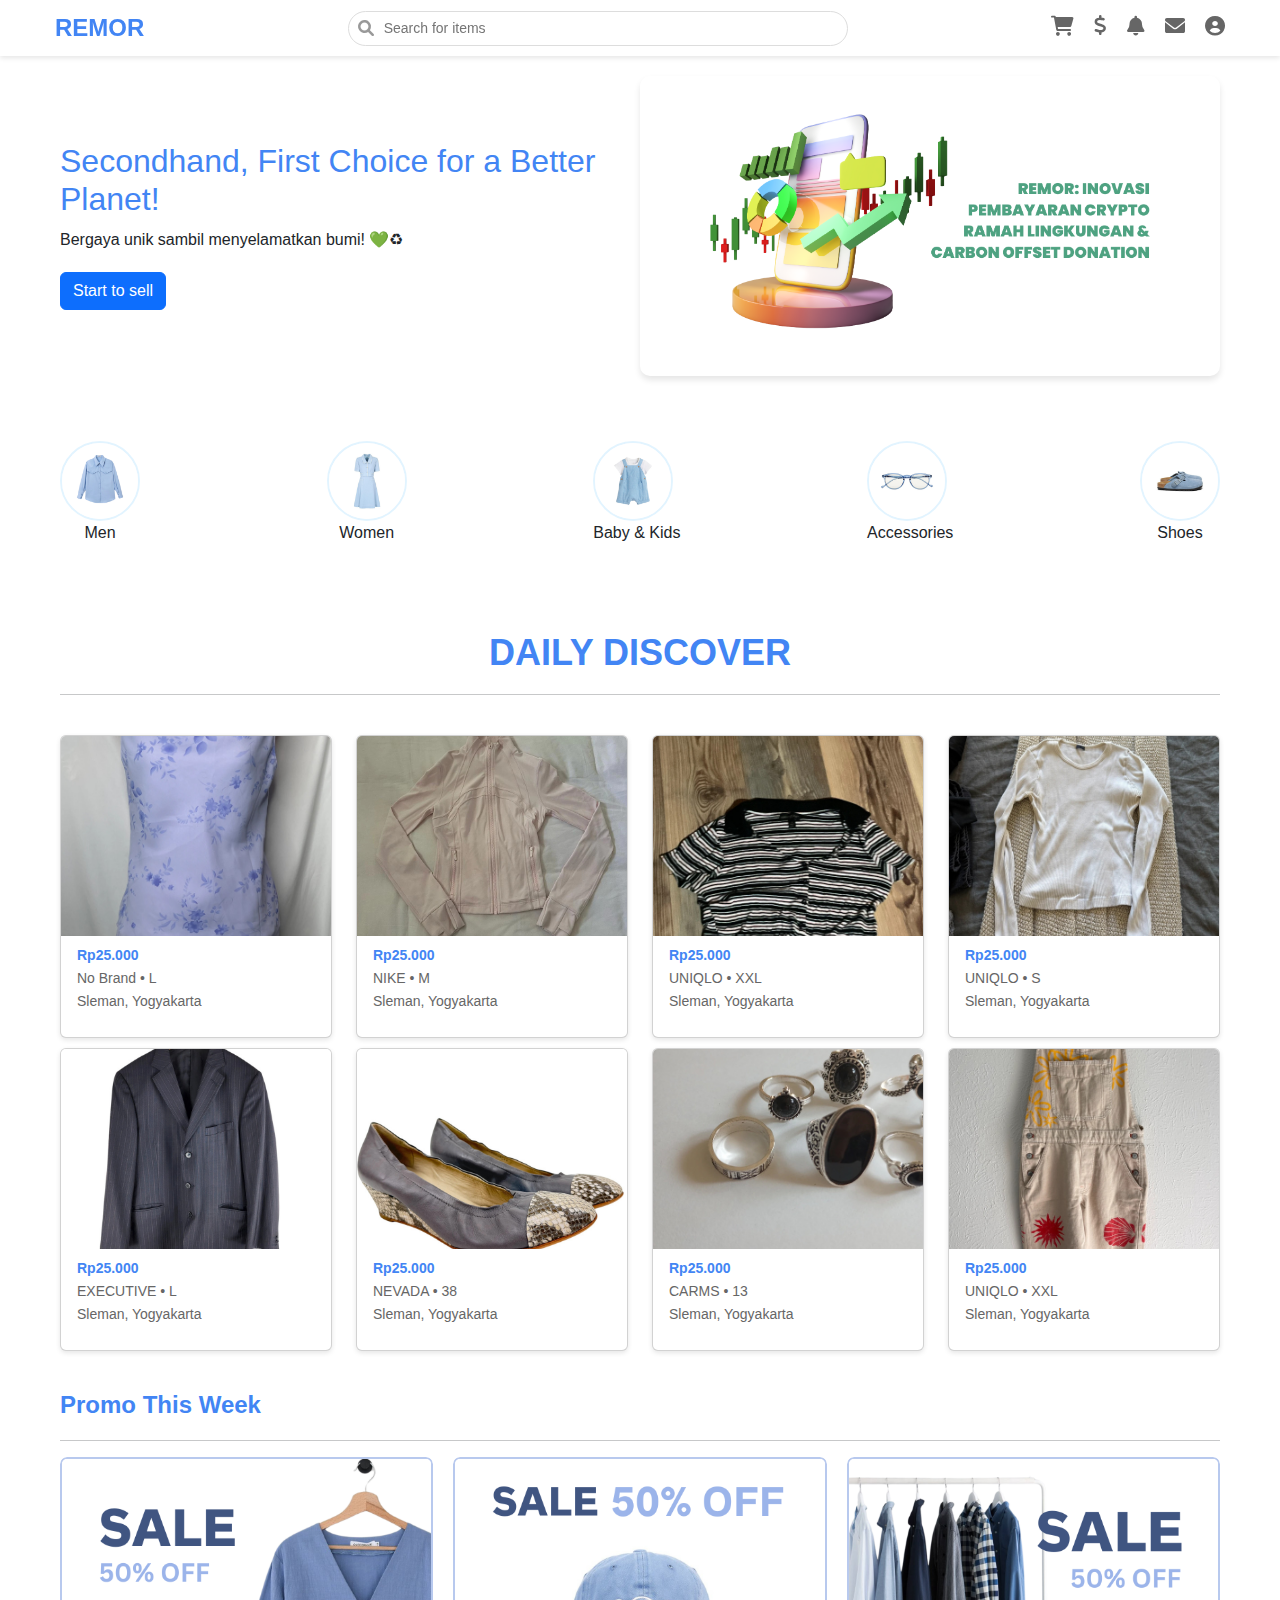
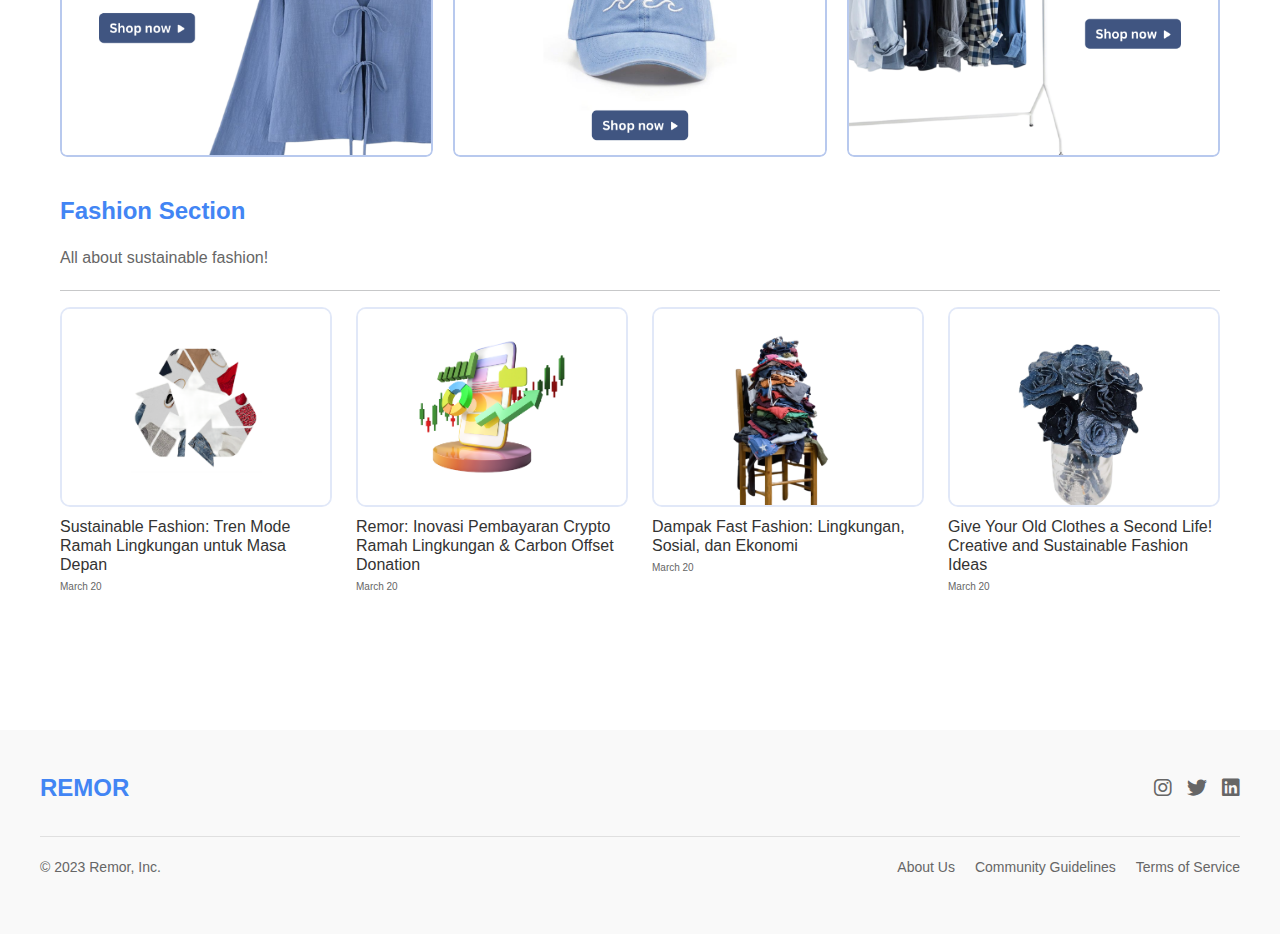
<file: index.html>
<!DOCTYPE html>
<html lang="en">

<head>
    <meta charset="UTF-8">
    <meta name="viewport" content="width=device-width, initial-scale=1.0">
    <title>REMOR</title>
    <link rel="stylesheet" href="styles.css">
    <link rel="stylesheet" href="https://cdnjs.cloudflare.com/ajax/libs/font-awesome/6.0.0-beta3/css/all.min.css">
    <link href="https://cdn.jsdelivr.net/npm/bootstrap@5.3.3/dist/css/bootstrap.min.css" rel="stylesheet"
        integrity="sha384-QWTKZyjpPEjISv5WaRU9OFeRpok6YctnYmDr5pNlyT2bRjXh0JMhjY6hW+ALEwIH" crossorigin="anonymous">
    <script src="https://cdn.jsdelivr.net/npm/bootstrap@5.3.3/dist/js/bootstrap.bundle.min.js"
        integrity="sha384-YvpcrYf0tY3lHB60NNkmXc5s9fDVZLESaAA55NDzOxhy9GkcIdslK1eN7N6jIeHz"
        crossorigin="anonymous"></script>
</head>

<body>
    <header>
        <div class="header-container">
            <div><a href="index.html" class="logo">REMOR</a></div>
            <div class="search-bar">
                <i class="fas fa-search"></i>
                <input type="text" placeholder="Search for items">
            </div>
            <div class="nav-icons">
                <a href="Cart.html"><i class="fas fa-shopping-cart"></i></a>
                <a href="SellItem.html"><i class="fas fa-dollar"></i></a>
                <a href="#"><i class="fas fa-bell"></i></a>
                <a href="chat.html"><i class="fas fa-envelope"></i></a>
                <a href="profile.html"><i class="fas fa-user-circle"></i></a>
            </div>
        </div>
    </header>

    <main>
        <section class="hero">
            <div class="hero-content">
                <h1>Secondhand, First Choice for a Better Planet!</h1>
                <p>Bergaya unik sambil menyelamatkan bumi! 💚♻
                </p>
                <div class="hero-buttons">
                    <button class="btn btn-primary" onclick="window.location.href='SellItem.html'">Start to
                        sell</button>
                    <!-- <button class="btn btn-secondary">More information</button> -->
                </div>
            </div>
            <div class="hero-carousel">
                <div id="carouselExampleAutoplaying" class="carousel slide" data-bs-ride="carousel">
                    <div class="carousel-inner">
                        <div class="carousel-item active" onclick="window.location.href='Edukasi.html'">
                            <img src="img/edukasi 1.png" class="d-block w-100" alt="Promo">
                        </div>
                        <div class="carousel-item " onclick="window.location.href='Edukasi.html'">
                            <img src="img/edukasi 2.png" class="d-block w-100" alt="Promo">
                        </div>
                        <div class="carousel-item" onclick="window.location.href='Edukasi.html'">
                            <img src="img/edukasi 3.gif" class="d-block w-100" alt="Promo">
                        </div>
                        <div class="carousel-item" onclick="window.location.href='Edukasi.html'">
                            <img src="img/edukasi 4.png" class="d-block w-100" alt="Promo">
                        </div>
                    </div>
                    <button class="carousel-control-prev" type="button" data-bs-target="#carouselExampleAutoplaying"
                        data-bs-slide="prev"></button>
                    <span class="carousel-control-prev-icon" aria-hidden="true"></span>
                    <span class="visually-hidden">Previous</span>
                    </button>
                    <button class="carousel-control-next" type="button" data-bs-target="#carouselExampleAutoplaying"
                        data-bs-slide="next">
                        <span class="carousel-control-next-icon" aria-hidden="true"></span>
                        <span class="visually-hidden">Next</span>
                    </button>
                </div>

            </div>
        </section>

        <section class="category-circles" style="padding-top: 25px;">
            <div class="circle-item">
                <img src="img/men.png" alt="Category 1" class="circle">
                <p style="text-align: center;">Men</p>
            </div>
            <div class="circle-item">
                <img src="img/women.png" alt="Category 2" class="circle">
                <p style="text-align: center;">Women</p>
            </div>
            <div class="circle-item">
                <img src="img/kids.png" alt="Category 3" class="circle">
                <p style="text-align: center;">Baby & Kids</p>
            </div>
            <div class="circle-item">
                <img src="img/aksesoris.png" alt="Category 4" class="circle">
                <p style="text-align: center;">Accessories</p>
            </div>
            <div class="circle-item">
                <img src="img/sepatu.png" alt="Category 5" class="circle">
                <p style="text-align: center;">Shoes</p>
            </div>
        </section>
        </div>


        <section class="daily-discover">
            <h2><b>DAILY DISCOVER</b></h2>
        </section>
        <hr>

        <section class="others">
            <!-- <h2>Others</h2> -->
            <div class="row product-grid" style="margin-bottom: 10px;">
                <div class="col-3" onclick="window.location.href='DetailProduct.html'">
                    <div class="card product-card"  style="cursor: pointer;">
                        <img src="img/baju ungu1.jpeg" class="card-img-top product-image" alt="...">
                        <div class="card-body product-info">
                            <p class="price">Rp25.000</p>
                            <p class="details">No Brand • L</p>
                            <p class="location">Sleman, Yogyakarta</p>
                        </div>
                    </div>
                </div>
                <div class="col-3" onclick="window.location.href='DetailProduct.html'">
                    <div class="card product-card"  style="cursor: pointer;">
                        <img src="img/jacket1.jpeg" class="card-img-top product-image" alt="...">
                        <div class="card-body product-info">
                            <p class="price">Rp25.000</p>
                            <p class="details">NIKE • M</p>
                            <p class="location">Sleman, Yogyakarta</p>
                        </div>
                    </div>
                </div>
                <div class="col-3" onclick="window.location.href='DetailProduct.html'">
                    <div class="card product-card"  style="cursor: pointer;">
                        <img src="img/1741057537.jpeg" class="card-img-top product-image" alt="...">
                        <div class="card-body product-info">
                            <p class="price">Rp25.000</p>
                            <p class="details">UNIQLO • XXL</p>
                            <p class="location">Sleman, Yogyakarta</p>
                        </div>
                    </div>
                </div>
                <div class="col-3" onclick="window.location.href='DetailProduct.html'">
                    <div class="card product-card"  style="cursor: pointer;">
                        <img src="img/1741041603.jpeg" class="card-img-top product-image" alt="...">
                        <div class="card-body product-info">
                            <p class="price">Rp25.000</p>
                            <p class="details">UNIQLO • S</p>
                            <p class="location">Sleman, Yogyakarta</p>
                        </div>
                    </div>
                </div>
            </div>
            <div class="row product-grid" style="margin-bottom: 10px;">
                <div class="col-3" onclick="window.location.href='DetailProduct.html'">
                    <div class="card product-card"  style="cursor: pointer;">
                        <img src="img/jas1.jpeg" class="card-img-top product-image" alt="...">
                        <div class="card-body product-info">
                            <p class="price">Rp25.000</p>
                            <p class="details">EXECUTIVE • L</p>
                            <p class="location">Sleman, Yogyakarta</p>
                        </div>
                    </div>
                </div>
                <div class="col-3" onclick="window.location.href='DetailProduct.html'">
                    <div class="card product-card"  style="cursor: pointer;">
                        <img src="img/agl shoes1.jpeg" class="card-img-top product-image" alt="...">
                        <div class="card-body product-info">
                            <p class="price">Rp25.000</p>
                            <p class="details">NEVADA • 38</p>
                            <p class="location">Sleman, Yogyakarta</p>
                        </div>
                    </div>
                </div>
                <div class="col-3" onclick="window.location.href='DetailProduct.html'">
                    <div class="card product-card"  style="cursor: pointer;">
                        <img src="img/rings1.jpeg" class="card-img-top product-image" alt="...">
                        <div class="card-body product-info">
                            <p class="price">Rp25.000</p>
                            <p class="details">CARMS • 13</p>
                            <p class="location">Sleman, Yogyakarta</p>
                        </div>
                    </div>
                </div>
                <div class="col-3" onclick="window.location.href='DetailProduct.html'">
                    <div class="card product-card"  style="cursor: pointer;">
                        <img src="img/overalls2.jpeg" class="card-img-top product-image" alt="...">
                        <div class="card-body product-info">
                            <p class="price">Rp25.000</p>
                            <p class="details">UNIQLO • XXL</p>
                            <p class="location">Sleman, Yogyakarta</p>
                        </div>
                    </div>
                </div>
            </div>
        </section>

        <section class="promo">
            <h2><b>Promo This Week</b></h2>
            <hr>
            <div class="promo-grid">
                <div class="promo-card" style="cursor: pointer;">
                    <img src="img/SALE.png" alt="Promo 1" class="promo-image"
                        style="border: 2px solid rgba(174, 193, 236, 0.874);">
                    <!-- <div class="promo-tag">PROMO</div> -->
                </div>
                <div class="promo-card" style="cursor: pointer;">
                    <img src="img/SALE 2.png" alt="Promo 2" class="promo-image"
                        style="border: 2px solid rgba(174, 193, 236, 0.874);">
                    <!-- <div class="promo-tag">PROMO</div> -->
                </div>
                <div class="promo-card" style="cursor: pointer;">
                    <img src="img/SALE 3.png" alt="Promo 3" class="promo-image"
                        style="border: 2px solid rgba(174, 193, 236, 0.874);">
                    <!-- <div class="promo-tag">PROMO</div> -->
                </div>
            </div>
        </section>

        <section class="fashion">
            <h2><b>Fashion Section</b></h2>
            <p class="subtitle">All about sustainable fashion!</p>
            <hr>
            <div class="row">
                <div class="col-3" onclick="window.location.href='Edukasi.html'" style="cursor: pointer;">
                    <div class="fashion-card" style="text-decoration: none;">
                        <img src="img/edukasi 5.png" alt="Fashion 1" class="fashion-image">
                        <h3>Sustainable Fashion: Tren Mode Ramah Lingkungan untuk Masa Depan</h3>
                        <p class="date" style="font-size: 10px;">March 20</p>
                    </div>
                </div>
                <div class="col-3" onclick="window.location.href='Edukasi.html'" style="cursor: pointer;">
                    <div class="fashion-card" style="text-decoration: none;">
                        <img src="img/edukasi 6.png" alt="Fashion 1" class="fashion-image">
                        <h3>Remor: Inovasi Pembayaran Crypto Ramah Lingkungan & Carbon Offset Donation</h3>
                        <p class="date" style="font-size: 10px;">March 20</p>
                    </div>
                </div>
                <div class="col-3" onclick="window.location.href='Edukasi.html'" style="cursor: pointer;">
                    <div class="fashion-card" style="text-decoration: none;">
                        <img src="img/edukasi 7.png" alt="Fashion 1" class="fashion-image">
                        <h3>Dampak Fast Fashion: Lingkungan, Sosial, dan Ekonomi</h3>
                        <p class="date" style="font-size: 10px;">March 20</p>
                    </div>
                </div>
                <div class="col-3" onclick="window.location.href='Edukasi.html'" style="cursor: pointer;">
                    <div class="fashion-card" style="text-decoration: none;">
                        <img src="img/edukasi 8.png" alt="Fashion 1" class="fashion-image">
                        <h3>Give Your Old Clothes a Second Life! Creative and Sustainable Fashion Ideas</h3>
                        <p class="date" style="font-size: 10px;">March 20</p>
                    </div>
                </div>
            </div>

        </section>
    </main>

    <footer>
        <div class="footer-top">
            <div class="footer-logo">REMOR</div>
            <div class="social-icons">
                <i class="fab fa-instagram"></i>
                <i class="fab fa-twitter"></i>
                <i class="fab fa-linkedin"></i>
            </div>
        </div>
        <div class="footer-bottom">
            <p>© 2023 Remor, Inc.</p>
            <ul class="footer-links">
                <li><a href="#">About Us</a></li>
                <li><a href="#">Community Guidelines</a></li>
                <li><a href="#">Terms of Service</a></li>
            </ul>
        </div>
    </footer>

    <script src="script.js"></script>
</body>

</html>
</file>
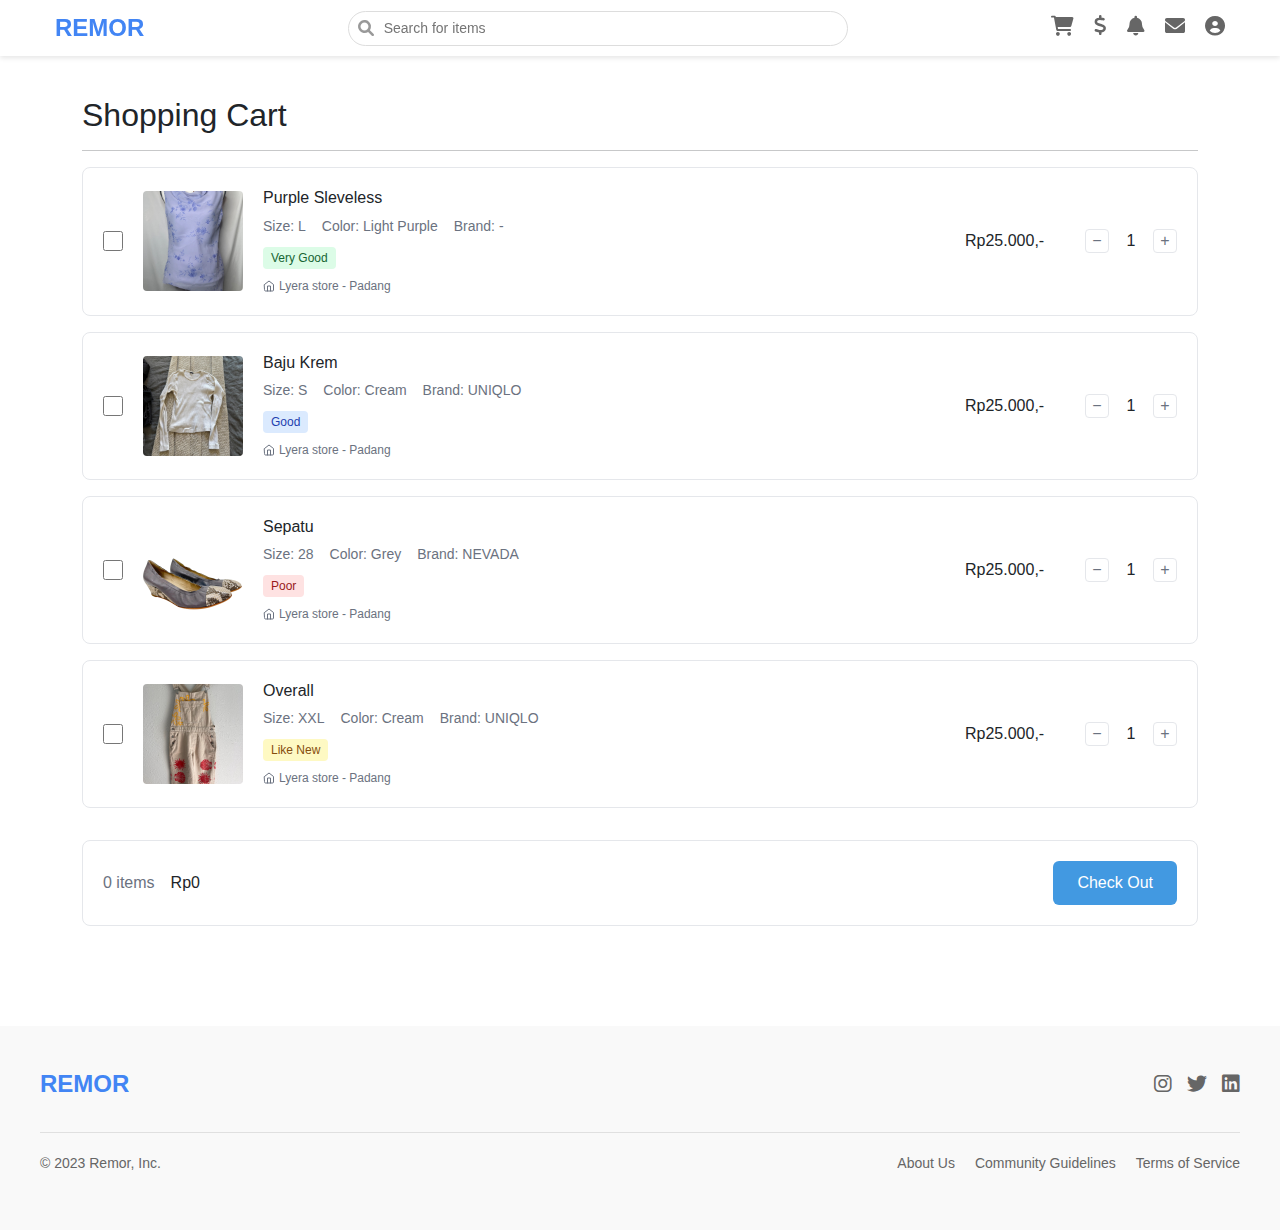
<file: Cart.html>
<!DOCTYPE html>
<html lang="en">

<head>
  <meta charset="UTF-8">
  <meta name="viewport" content="width=device-width, initial-scale=1.0">
  <title>REMOR</title>
  <link rel="stylesheet" href="styles.css">
  <link rel="stylesheet" href="CartStyle.css">
  <link rel="stylesheet" href="https://cdnjs.cloudflare.com/ajax/libs/font-awesome/6.0.0-beta3/css/all.min.css">
  <link href="https://cdn.jsdelivr.net/npm/bootstrap@5.3.3/dist/css/bootstrap.min.css" rel="stylesheet"
    integrity="sha384-QWTKZyjpPEjISv5WaRU9OFeRpok6YctnYmDr5pNlyT2bRjXh0JMhjY6hW+ALEwIH" crossorigin="anonymous">
  <script src="https://cdn.jsdelivr.net/npm/bootstrap@5.3.3/dist/js/bootstrap.bundle.min.js"
    integrity="sha384-YvpcrYf0tY3lHB60NNkmXc5s9fDVZLESaAA55NDzOxhy9GkcIdslK1eN7N6jIeHz"
    crossorigin="anonymous"></script>
</head>

<body>
  <header>
    <div class="header-container">
      <div><a href="index.html" class="logo">REMOR</a></div>
      <div class="search-bar">
        <i class="fas fa-search"></i>
        <input type="text" placeholder="Search for items">
      </div>
      <div class="nav-icons">
        <a href="Cart.html"><i class="fas fa-shopping-cart"></i></a>
        <a href="SellItem.html"><i class="fas fa-dollar"></i></a>
        <a href="#"><i class="fas fa-bell"></i></a>
        <a href="chat.html"><i class="fas fa-envelope"></i></a>
        <a href="profile.html"><i class="fas fa-user-circle"></i></a>
      </div>
    </div>
  </header>


  <!-- Main Content -->
  <main class="main-content">
    <div class="container">
      <h2>Shopping Cart</h2>
      <hr>
      <div class="cart-items">
        <!-- Item 1 -->
        <div class="cart-item">
          <input type="checkbox" class="item-checkbox">
          <img src="img/baju ungu1.jpeg" alt="Fashion 1" class="item-image">
          <div class="item-details">
            <h3>Purple Sleveless</h3>
            <div class="item-specs">
              <span>Size: L</span>
              <span>Color: Light Purple</span>
              <span>Brand: -</span>
            </div>
            <div class="item-status very-good">Very Good</div>
            <div class="item-store">
              <svg xmlns="http://www.w3.org/2000/svg" width="12" height="12" viewBox="0 0 24 24" fill="none"
                stroke="currentColor" stroke-width="2" stroke-linecap="round" stroke-linejoin="round">
                <path d="M3 9l9-7 9 7v11a2 2 0 0 1-2 2H5a2 2 0 0 1-2-2z"></path>
                <polyline points="9 22 9 12 15 12 15 22"></polyline>
              </svg>
              Lyera store - Padang
            </div>
          </div>
          <div class="item-price">Rp25.000,-</div>
          <div class="quantity-controls">
            <button class="quantity-btn minus">−</button>
            <span class="quantity">1</span>
            <button class="quantity-btn plus">+</button>
          </div>
        </div>

        <!-- Item 2 -->
        <div class="cart-item">
          <input type="checkbox" class="item-checkbox">
          <img src="img/1741041603.jpeg" alt="Fashion 1" class="item-image">
          <div class="item-details">
            <h3>Baju Krem</h3>
            <div class="item-specs">
              <span>Size: S</span>
              <span>Color: Cream</span>
              <span>Brand: UNIQLO</span>
            </div>
            <div class="item-status good">Good</div>
            <div class="item-store">
              <svg xmlns="http://www.w3.org/2000/svg" width="12" height="12" viewBox="0 0 24 24" fill="none"
                stroke="currentColor" stroke-width="2" stroke-linecap="round" stroke-linejoin="round">
                <path d="M3 9l9-7 9 7v11a2 2 0 0 1-2 2H5a2 2 0 0 1-2-2z"></path>
                <polyline points="9 22 9 12 15 12 15 22"></polyline>
              </svg>
              Lyera store - Padang
            </div>
          </div>
          <div class="item-price">Rp25.000,-</div>
          <div class="quantity-controls">
            <button class="quantity-btn minus">−</button>
            <span class="quantity">1</span>
            <button class="quantity-btn plus">+</button>
          </div>
        </div>

        <!-- Item 3 -->
        <div class="cart-item">
          <input type="checkbox" class="item-checkbox">
          <img src="img/agl shoes1.jpeg" alt="Fashion 1" class="item-image">
          <div class="item-details">
            <h3>Sepatu</h3>
            <div class="item-specs">
              <span>Size: 28</span>
              <span>Color: Grey</span>
              <span>Brand: NEVADA</span>
            </div>
            <div class="item-status poor">Poor</div>
            <div class="item-store">
              <svg xmlns="http://www.w3.org/2000/svg" width="12" height="12" viewBox="0 0 24 24" fill="none"
                stroke="currentColor" stroke-width="2" stroke-linecap="round" stroke-linejoin="round">
                <path d="M3 9l9-7 9 7v11a2 2 0 0 1-2 2H5a2 2 0 0 1-2-2z"></path>
                <polyline points="9 22 9 12 15 12 15 22"></polyline>
              </svg>
              Lyera store - Padang
            </div>
          </div>
          <div class="item-price">Rp25.000,-</div>
          <div class="quantity-controls">
            <button class="quantity-btn minus">−</button>
            <span class="quantity">1</span>
            <button class="quantity-btn plus">+</button>
          </div>
        </div>

        <!-- Item 4 -->
        <div class="cart-item">
          <input type="checkbox" class="item-checkbox">
          <img src="img/overalls2.jpeg" alt="Fashion 1" class="item-image">
          <div class="item-details">
            <h3>Overall</h3>
            <div class="item-specs">
              <span>Size: XXL</span>
              <span>Color: Cream</span>
              <span>Brand: UNIQLO</span>
            </div>
            <div class="item-status like-new">Like New</div>
            <div class="item-store">
              <svg xmlns="http://www.w3.org/2000/svg" width="12" height="12" viewBox="0 0 24 24" fill="none"
                stroke="currentColor" stroke-width="2" stroke-linecap="round" stroke-linejoin="round">
                <path d="M3 9l9-7 9 7v11a2 2 0 0 1-2 2H5a2 2 0 0 1-2-2z"></path>
                <polyline points="9 22 9 12 15 12 15 22"></polyline>
              </svg>
              Lyera store - Padang
            </div>
          </div>
          <div class="item-price">Rp25.000,-</div>
          <div class="quantity-controls">
            <button class="quantity-btn minus">−</button>
            <span class="quantity">1</span>
            <button class="quantity-btn plus">+</button>
          </div>
        </div>
      </div>

      <div class="cart-footer">
        <div class="cart-summary">
          <span class="items-count">0 items</span>
          <span class="total-price">Rp0</span>
        </div>
        <button class="checkout-btn" onclick="window.location.href='Order.html'">Check Out</button>
      </div>
    </div>
  </main>

  <!-- Footer -->
  <footer>
    <div class="footer-top">
      <div class="footer-logo">REMOR</div>
      <div class="social-icons">
        <i class="fab fa-instagram"></i>
        <i class="fab fa-twitter"></i>
        <i class="fab fa-linkedin"></i>
      </div>
    </div>
    <div class="footer-bottom">
      <p>© 2023 Remor, Inc.</p>
      <ul class="footer-links">
        <li><a href="#">About Us</a></li>
        <li><a href="#">Community Guidelines</a></li>
        <li><a href="#">Terms of Service</a></li>
      </ul>
    </div>
  </footer>

  <script src="script.js"></script>
</body>

</html>
</file>
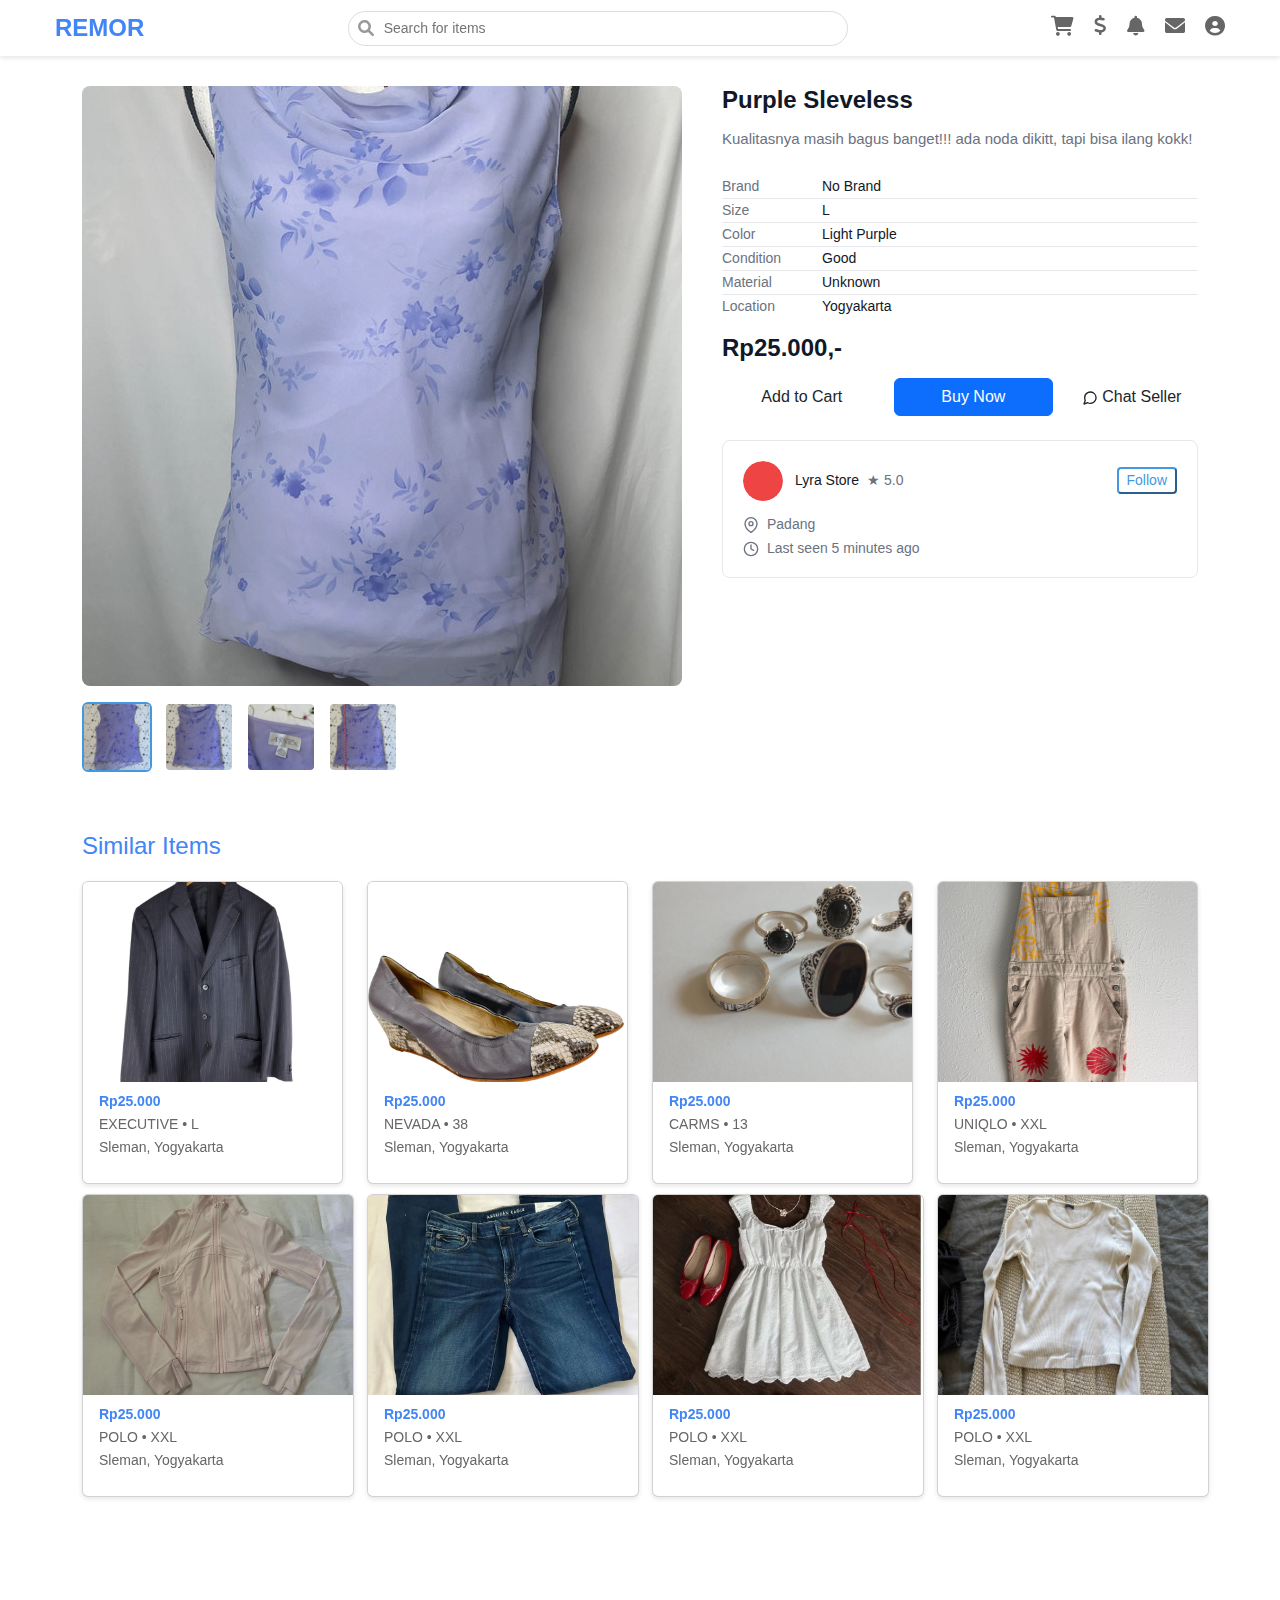
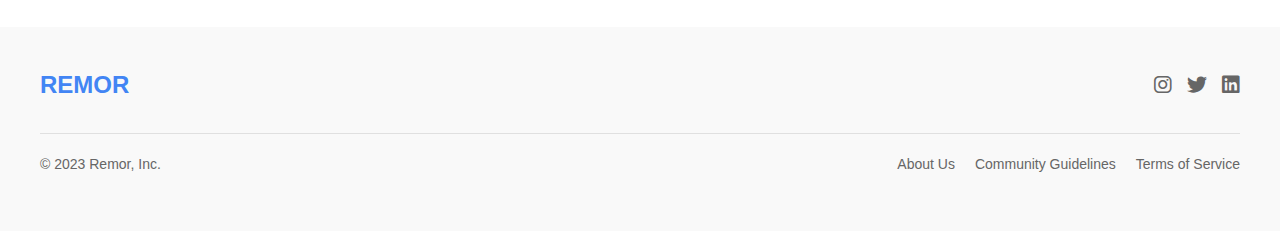
<file: DetailProduct.html>
<!DOCTYPE html>
<html lang="en">

<head>
    <meta charset="UTF-8">
    <meta name="viewport" content="width=device-width, initial-scale=1.0">
    <title>REMOR</title>
    <link rel="stylesheet" href="styles.css">
    <link rel="stylesheet" href="DetailProduct.css">
    <link rel="stylesheet" href="https://cdnjs.cloudflare.com/ajax/libs/font-awesome/6.0.0-beta3/css/all.min.css">
    <link href="https://cdn.jsdelivr.net/npm/bootstrap@5.3.3/dist/css/bootstrap.min.css" rel="stylesheet"
        integrity="sha384-QWTKZyjpPEjISv5WaRU9OFeRpok6YctnYmDr5pNlyT2bRjXh0JMhjY6hW+ALEwIH" crossorigin="anonymous">
    <script src="https://cdn.jsdelivr.net/npm/bootstrap@5.3.3/dist/js/bootstrap.bundle.min.js"
        integrity="sha384-YvpcrYf0tY3lHB60NNkmXc5s9fDVZLESaAA55NDzOxhy9GkcIdslK1eN7N6jIeHz"
        crossorigin="anonymous"></script>
</head>

<body>
    <header>
        <div class="header-container">
            <div><a href="index.html" class="logo">REMOR</a></div>
            <div class="search-bar">
                <i class="fas fa-search"></i>
                <input type="text" placeholder="Search for items">
            </div>
            <div class="nav-icons">
                <a href="Cart.html"><i class="fas fa-shopping-cart"></i></a>
                <a href="SellItem.html"><i class="fas fa-dollar"></i></a>
                <a href="#"><i class="fas fa-bell"></i></a>
                <a href="chat.html"><i class="fas fa-envelope"></i></a>
                <a href="profile.html"><i class="fas fa-user-circle"></i></a>
            </div>
        </div>
    </header>
    <!-- Main Content -->
    <main class="main-content">
        <div class="container">
            <div class="product-detail">
                <div class="product-gallery-container">
                    <div class="product-gallery">
                        <div class="main-image">
                            <div class="image-placeholder">
                                <img src="img/baju ungu1.jpeg" alt="">
                                <!-- <span>Photo Product</span> -->
                            </div>
                        </div>
                        <div class="thumbnail-gallery">
                            <button class="thumbnail active">
                                <div class="thumbnail-placeholder">
                                    <img src="img/baju ungu3.jpeg" alt="">
                                </div>
                            </button>
                            <button class="thumbnail">
                                <div class="thumbnail-placeholder">
                                    <img src="img/baju ungu2.jpeg" alt="">
                                </div>
                            </button>
                            <button class="thumbnail">
                                <div class="thumbnail-placeholder">
                                    <img src="img/baju ungu4.jpeg" alt="">
                                </div>
                            </button>
                            <button class="thumbnail">
                                <div class="thumbnail-placeholder">
                                    <img src="img/baju ungu5.jpeg" alt="">
                                </div>
                            </button>
                        </div>
                    </div>
                </div>

                <div class="product-info-container">
                    <div class="product-info">
                        <h1 class="product-title">Purple Sleveless</h1>
                        <p class="product-description">Kualitasnya masih bagus banget!!! ada noda dikitt, tapi bisa
                            ilang kokk!</p>

                        <div class="product-details">
                            <div class="detail-row">
                                <span class="detail-label">Brand</span>
                                <span class="detail-value">No Brand</span>
                            </div>
                            <div class="detail-row">
                                <span class="detail-label">Size</span>
                                <span class="detail-value">L</span>
                            </div>
                            <div class="detail-row">
                                <span class="detail-label">Color</span>
                                <span class="detail-value">Light Purple</span>
                            </div>
                            <div class="detail-row">
                                <span class="detail-label">Condition</span>
                                <span class="detail-value">Good</span>
                            </div>
                            <div class="detail-row">
                                <span class="detail-label">Material</span>
                                <span class="detail-value">Unknown</span>
                            </div>
                            <div class="detail-row">
                                <span class="detail-label">Location</span>
                                <span class="detail-value">Yogyakarta</span>
                            </div>
                        </div>

                        <div class="product-price">Rp25.000,-</div>

                        <div class="action-buttons">
                            <button class="btn btn-outline" id="add-to-cart">Add to Cart</button>
                            <button class="btn btn-primary" id="buy-now">Buy Now</button>
                            <button class="btn btn-outline chat-btn" id="chat-seller">
                                <svg xmlns="http://www.w3.org/2000/svg" width="16" height="16" viewBox="0 0 24 24"
                                    fill="none" stroke="currentColor" stroke-width="2" stroke-linecap="round"
                                    stroke-linejoin="round">
                                    <path
                                        d="M21 11.5a8.38 8.38 0 0 1-.9 3.8 8.5 8.5 0 0 1-7.6 4.7 8.38 8.38 0 0 1-3.8-.9L3 21l1.9-5.7a8.38 8.38 0 0 1-.9-3.8 8.5 8.5 0 0 1 4.7-7.6 8.38 8.38 0 0 1 3.8-.9h.5a8.48 8.48 0 0 1 8 8v.5z">
                                    </path>
                                </svg>
                                Chat Seller
                            </button>
                        </div>

                        <div class="seller-info">
                            <div class="seller-profile">
                                <div class="seller-avatar">
                                    <div class="avatar-placeholder"></div>
                                </div>
                                <div class="seller-details">
                                    <div class="seller-name-container">
                                        <span class="seller-name">Lyra Store</span>
                                        <span class="seller-rating">★ 5.0</span>
                                    </div>
                                    <button class="follow-btn">Follow</button>
                                </div>
                            </div>
                            <div class="seller-meta">
                                <div class="seller-location">
                                    <svg xmlns="http://www.w3.org/2000/svg" width="16" height="16" viewBox="0 0 24 24"
                                        fill="none" stroke="currentColor" stroke-width="2" stroke-linecap="round"
                                        stroke-linejoin="round">
                                        <path d="M21 10c0 7-9 13-9 13s-9-6-9-13a9 9 0 0 1 18 0z"></path>
                                        <circle cx="12" cy="10" r="3"></circle>
                                    </svg>
                                    <span>Padang</span>
                                </div>
                                <div class="last-seen">
                                    <svg xmlns="http://www.w3.org/2000/svg" width="16" height="16" viewBox="0 0 24 24"
                                        fill="none" stroke="currentColor" stroke-width="2" stroke-linecap="round"
                                        stroke-linejoin="round">
                                        <circle cx="12" cy="12" r="10"></circle>
                                        <polyline points="12 6 12 12 16 14"></polyline>
                                    </svg>
                                    <span>Last seen 5 minutes ago</span>
                                </div>
                            </div>
                        </div>
                    </div>
                </div>
            </div>
            <!-- Similar Items -->
            <section class="others">
                <h2>Similar Items</h2>
                <div class="row product-grid" style="margin-bottom: 10px;">
                    <div class="col-3" onclick="window.location.href='DetailProduct.html'">
                        <div class="card product-card"  style="cursor: pointer;">
                            <img src="img/jas1.jpeg" class="card-img-top product-image" alt="...">
                            <div class="card-body product-info">
                                <p class="price">Rp25.000</p>
                                <p class="details">EXECUTIVE • L</p>
                                <p class="location">Sleman, Yogyakarta</p>
                            </div>
                        </div>
                    </div>
                    <div class="col-3" onclick="window.location.href='DetailProduct.html'">
                        <div class="card product-card"  style="cursor: pointer;">
                            <img src="img/agl shoes1.jpeg" class="card-img-top product-image" alt="...">
                            <div class="card-body product-info">
                                <p class="price">Rp25.000</p>
                                <p class="details">NEVADA • 38</p>
                                <p class="location">Sleman, Yogyakarta</p>
                            </div>
                        </div>
                    </div>
                    <div class="col-3" onclick="window.location.href='DetailProduct.html'">
                        <div class="card product-card"  style="cursor: pointer;">
                            <img src="img/rings1.jpeg" class="card-img-top product-image" alt="...">
                            <div class="card-body product-info">
                                <p class="price">Rp25.000</p>
                                <p class="details">CARMS • 13</p>
                                <p class="location">Sleman, Yogyakarta</p>
                            </div>
                        </div>
                    </div>
                    <div class="col-3" onclick="window.location.href='DetailProduct.html'">
                        <div class="card product-card"  style="cursor: pointer;">
                            <img src="img/overalls2.jpeg" class="card-img-top product-image" alt="...">
                            <div class="card-body product-info">
                                <p class="price">Rp25.000</p>
                                <p class="details">UNIQLO • XXL</p>
                                <p class="location">Sleman, Yogyakarta</p>
                            </div>
                        </div>
                    </div>
                </div>
                <div class="row product-grid" style="margin-bottom: 10px;">
                    <div class="col-3" onclick="window.location.href='/DetailProduct'">
                        <div class="card product-card" style="width: 17rem;">
                            <img src="img/jacket1.jpeg" class="card-img-top product-image" alt="...">
                            <div class="card-body product-info">
                                <p class="price">Rp25.000</p>
                                <p class="details">POLO • XXL</p>
                                <p class="location">Sleman, Yogyakarta</p>
                            </div>
                        </div>
                    </div>
                    <div class="col-3" onclick="window.location.href='/DetailProduct'">
                        <div class="card product-card" style="width: 17rem;">
                            <img src="img/jeans1.jpeg" class="card-img-top product-image" alt="...">
                            <div class="card-body product-info">
                                <p class="price">Rp25.000</p>
                                <p class="details">POLO • XXL</p>
                                <p class="location">Sleman, Yogyakarta</p>
                            </div>
                        </div>
                    </div>
                    <div class="col-3" onclick="window.location.href='/DetailProduct'">
                        <div class="card product-card" style="width: 17rem;">
                            <img src="img/dress1.jpeg" class="card-img-top product-image" alt="...">
                            <div class="card-body product-info">
                                <p class="price">Rp25.000</p>
                                <p class="details">POLO • XXL</p>
                                <p class="location">Sleman, Yogyakarta</p>
                            </div>
                        </div>
                    </div>
                    <div class="col-3" onclick="window.location.href='/DetailProduct'">
                        <div class="card product-card" style="width: 17rem;">
                            <img src="img/1741041603.jpeg" class="card-img-top product-image" alt="...">
                            <div class="card-body product-info">
                                <p class="price">Rp25.000</p>
                                <p class="details">POLO • XXL</p>
                                <p class="location">Sleman, Yogyakarta</p>
                            </div>
                        </div>
                    </div>
                </div>
            </section>
        </div>
    </main>

    <!-- Footer -->
    <footer>
        <div class="footer-top">
            <div class="footer-logo">REMOR</div>
            <div class="social-icons">
                <i class="fab fa-instagram"></i>
                <i class="fab fa-twitter"></i>
                <i class="fab fa-linkedin"></i>
            </div>
        </div>
        <div class="footer-bottom">
            <p>© 2023 Remor, Inc.</p>
            <ul class="footer-links">
                <li><a href="#">About Us</a></li>
                <li><a href="#">Community Guidelines</a></li>
                <li><a href="#">Terms of Service</a></li>
            </ul>
        </div>
    </footer>

    <script src="DetailProduct.js"></script>
</body>

</html>
</file>
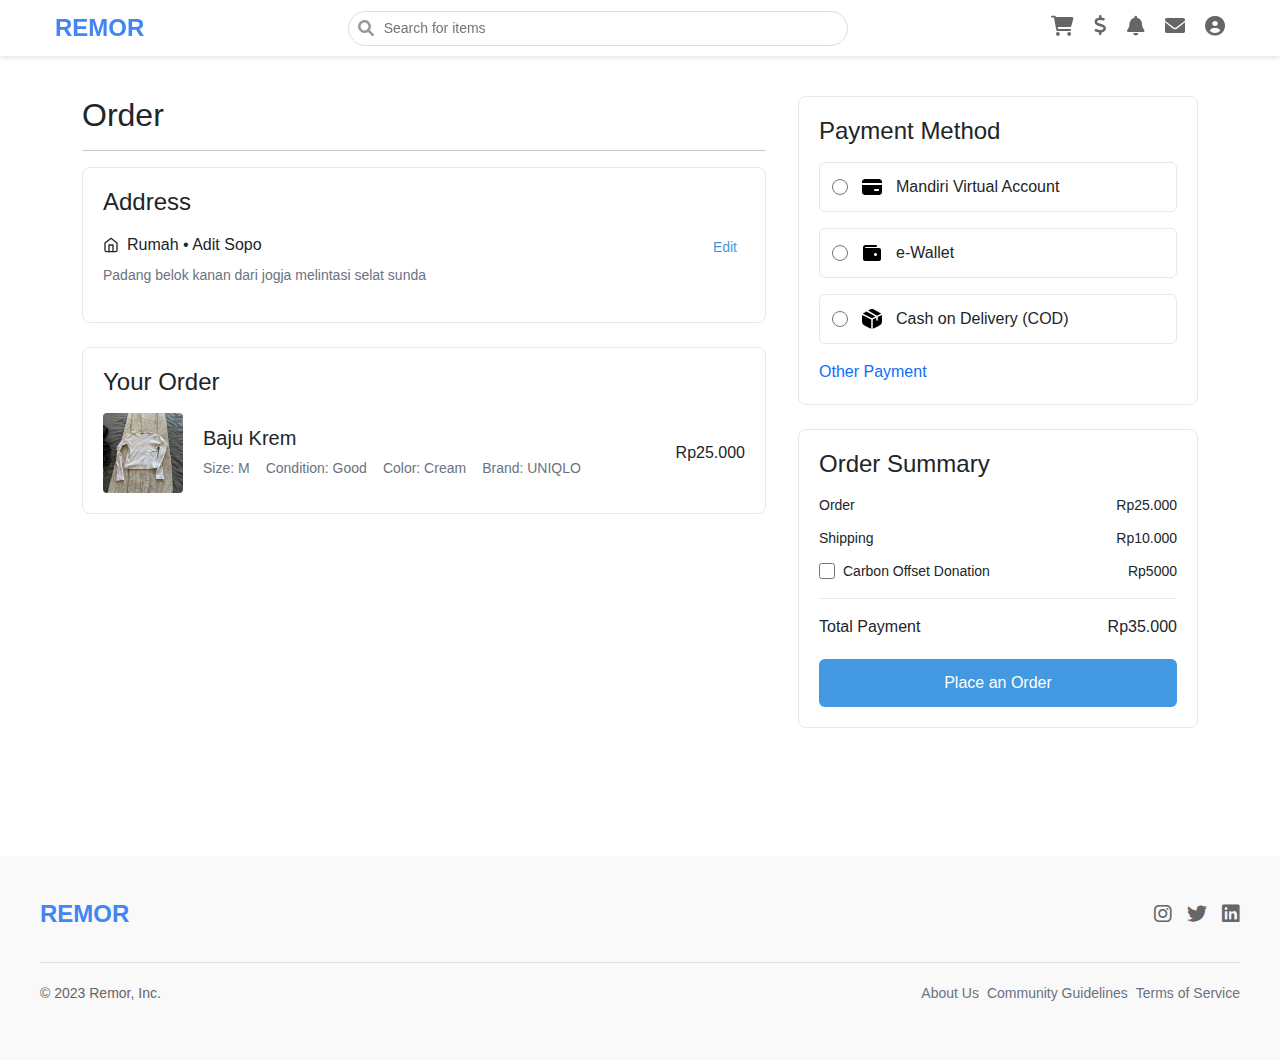
<file: Order.html>
<!DOCTYPE html>
<html lang="en">

<head>
  <meta charset="UTF-8">
  <meta name="viewport" content="width=device-width, initial-scale=1.0">
  <title>REMOR</title>
  <link rel="stylesheet" href="styles.css">
  <link rel="stylesheet" href="OrderStyle.css">
  <link rel="stylesheet" href="https://cdnjs.cloudflare.com/ajax/libs/font-awesome/6.0.0-beta3/css/all.min.css">
  <link href="https://cdn.jsdelivr.net/npm/bootstrap@5.3.3/dist/css/bootstrap.min.css" rel="stylesheet"
    integrity="sha384-QWTKZyjpPEjISv5WaRU9OFeRpok6YctnYmDr5pNlyT2bRjXh0JMhjY6hW+ALEwIH" crossorigin="anonymous">
  <script src="https://cdn.jsdelivr.net/npm/bootstrap@5.3.3/dist/js/bootstrap.bundle.min.js"
    integrity="sha384-YvpcrYf0tY3lHB60NNkmXc5s9fDVZLESaAA55NDzOxhy9GkcIdslK1eN7N6jIeHz"
    crossorigin="anonymous"></script>
</head>

<body>
  <header>
    <div class="header-container">
      <div><a href="index.html" class="logo">REMOR</a></div>
      <div class="search-bar">
        <i class="fas fa-search"></i>
        <input type="text" placeholder="Search for items">
      </div>
      <div class="nav-icons">
        <a href="Cart.html"><i class="fas fa-shopping-cart"></i></a>
        <a href="SellItem.html"><i class="fas fa-dollar"></i></a>
        <a href="#"><i class="fas fa-bell"></i></a>
        <a href="chat.html"><i class="fas fa-envelope"></i></a>
        <a href="profile.html"><i class="fas fa-user-circle"></i></a>
      </div>
    </div>
  </header>

  <!-- Main Content -->
  <main class="main-content">
    <div class="container">
      <div class="order-layout">
        <!-- Left Column -->
        <div class="order-main">
          <h2>Order</h2>
          <hr>
          <!-- Address Section -->
          <div class="order-section">
            <div class="section-header">
              <h4>Address</h4>
            </div>
            <div class="address-content">
              <div class="address-info">
                <div class="address-type">
                  <svg xmlns="http://www.w3.org/2000/svg" width="16" height="16" viewBox="0 0 24 24" fill="none"
                    stroke="currentColor" stroke-width="2" stroke-linecap="round" stroke-linejoin="round">
                    <path d="M3 9l9-7 9 7v11a2 2 0 0 1-2 2H5a2 2 0 0 1-2-2z"></path>
                    <polyline points="9 22 9 12 15 12 15 22"></polyline>
                  </svg>
                  Rumah • Adit Sopo
                </div>
                <p class="address-text">Padang belok kanan dari jogja melintasi selat sunda</p>
              </div>
              <button class="edit-btn">Edit</button>
            </div>
          </div>

          <!-- Your Order Section -->
          <div class="order-section">
            <div class="section-header">
              <h4>Your Order</h4>
            </div>
            <div class="order-item">
              <div>
                <img src="img/1741041603.jpeg" alt="" class="item-image">
              </div>
              <div class="item-details">
                <h5>Baju Krem</h5>
                <div class="item-specs">
                  <span>Size: M</span>
                  <span>Condition: Good</span>
                  <span>Color: Cream</span>
                  <span>Brand: UNIQLO</span>
                </div>
              </div>
              <div class="item-price">Rp25.000</div>
            </div>
          </div>
        </div>

        <!-- Right Column -->
        <div class="order-sidebar">
          <!-- Payment Method -->
          <div class="sidebar-section">
            <h4>Payment Method</h4>
            <!-- BANK -->
            <div class="payment-options">
              <label class="payment-option">
                <input type="radio" name="payment" value="mandiri">
                <svg viewBox="0 0 24 24" version="1.1" xmlns="http://www.w3.org/2000/svg"
                  xmlns:xlink="http://www.w3.org/1999/xlink" fill="#000000" width="24">
                  <g id="SVGRepo_bgCarrier" stroke-width="0"></g>
                  <g id="SVGRepo_tracerCarrier" stroke-linecap="round" stroke-linejoin="round"></g>
                  <g id="SVGRepo_iconCarrier">
                    <title>bank_card_fill</title>
                    <g id="页面-1" stroke="none" stroke-width="1" fill="none" fill-rule="evenodd">
                      <g id="Business" transform="translate(-48.000000, -48.000000)" fill-rule="nonzero">
                        <g id="bank_card_fill" transform="translate(48.000000, 48.000000)">
                          <path
                            d="M24,0 L24,24 L0,24 L0,0 L24,0 Z M12.5934901,23.257841 L12.5819402,23.2595131 L12.5108777,23.2950439 L12.4918791,23.2987469 L12.4918791,23.2987469 L12.4767152,23.2950439 L12.4056548,23.2595131 C12.3958229,23.2563662 12.3870493,23.2590235 12.3821421,23.2649074 L12.3780323,23.275831 L12.360941,23.7031097 L12.3658947,23.7234994 L12.3769048,23.7357139 L12.4804777,23.8096931 L12.4953491,23.8136134 L12.4953491,23.8136134 L12.5071152,23.8096931 L12.6106902,23.7357139 L12.6232938,23.7196733 L12.6232938,23.7196733 L12.6266527,23.7031097 L12.609561,23.275831 C12.6075724,23.2657013 12.6010112,23.2592993 12.5934901,23.257841 L12.5934901,23.257841 Z M12.8583906,23.1452862 L12.8445485,23.1473072 L12.6598443,23.2396597 L12.6498822,23.2499052 L12.6498822,23.2499052 L12.6471943,23.2611114 L12.6650943,23.6906389 L12.6699349,23.7034178 L12.6699349,23.7034178 L12.678386,23.7104931 L12.8793402,23.8032389 C12.8914285,23.8068999 12.9022333,23.8029875 12.9078286,23.7952264 L12.9118235,23.7811639 L12.8776777,23.1665331 C12.8752882,23.1545897 12.8674102,23.1470016 12.8583906,23.1452862 L12.8583906,23.1452862 Z M12.1430473,23.1473072 C12.1332178,23.1423925 12.1221763,23.1452606 12.1156365,23.1525954 L12.1099173,23.1665331 L12.0757714,23.7811639 C12.0751323,23.7926639 12.0828099,23.8018602 12.0926481,23.8045676 L12.108256,23.8032389 L12.3092106,23.7104931 L12.3186497,23.7024347 L12.3186497,23.7024347 L12.3225043,23.6906389 L12.340401,23.2611114 L12.337245,23.2485176 L12.337245,23.2485176 L12.3277531,23.2396597 L12.1430473,23.1473072 Z"
                            id="MingCute" fill-rule="nonzero"> </path>
                          <path
                            d="M22,10 L22,17 C22,18.6569 20.6569,20 19,20 L5,20 C3.34315,20 2,18.6569 2,17 L2,10 L22,10 Z M18,14 L15,14 C14.4477,14 14,14.4477 14,15 C14,15.5523 14.4477,16 15,16 L18,16 C18.5523,16 19,15.5523 19,15 C19,14.4477 18.5523,14 18,14 Z M19,4 C20.6569,4 22,5.34315 22,7 L22,8 L2,8 L2,7 C2,5.34315 3.34315,4 5,4 L19,4 Z"
                            id="形状" fill="#000000"> </path>
                        </g>
                      </g>
                    </g>
                  </g>
                </svg>
                <span>Mandiri Virtual Account</span>
              </label>
              <!-- E-WALLET -->
              <label class="payment-option">
                <input type="radio" name="payment" value="e-Wallet">
                <svg viewBox="0 0 24 24" version="1.1" xmlns="http://www.w3.org/2000/svg"
                  xmlns:xlink="http://www.w3.org/1999/xlink" fill="#000000" width="24">
                  <g id="SVGRepo_bgCarrier" stroke-width="0"></g>
                  <g id="SVGRepo_tracerCarrier" stroke-linecap="round" stroke-linejoin="round"></g>
                  <g id="SVGRepo_iconCarrier">
                    <title>wallet_fill</title>
                    <g id="页面-1" stroke="none" stroke-width="1" fill="none" fill-rule="evenodd">
                      <g id="Business" transform="translate(-480.000000, -240.000000)">
                        <g id="wallet_fill" transform="translate(480.000000, 240.000000)">
                          <path
                            d="M24,0 L24,24 L0,24 L0,0 L24,0 Z M12.5934901,23.257841 L12.5819402,23.2595131 L12.5108777,23.2950439 L12.4918791,23.2987469 L12.4918791,23.2987469 L12.4767152,23.2950439 L12.4056548,23.2595131 C12.3958229,23.2563662 12.3870493,23.2590235 12.3821421,23.2649074 L12.3780323,23.275831 L12.360941,23.7031097 L12.3658947,23.7234994 L12.3769048,23.7357139 L12.4804777,23.8096931 L12.4953491,23.8136134 L12.4953491,23.8136134 L12.5071152,23.8096931 L12.6106902,23.7357139 L12.6232938,23.7196733 L12.6232938,23.7196733 L12.6266527,23.7031097 L12.609561,23.275831 C12.6075724,23.2657013 12.6010112,23.2592993 12.5934901,23.257841 L12.5934901,23.257841 Z M12.8583906,23.1452862 L12.8445485,23.1473072 L12.6598443,23.2396597 L12.6498822,23.2499052 L12.6498822,23.2499052 L12.6471943,23.2611114 L12.6650943,23.6906389 L12.6699349,23.7034178 L12.6699349,23.7034178 L12.678386,23.7104931 L12.8793402,23.8032389 C12.8914285,23.8068999 12.9022333,23.8029875 12.9078286,23.7952264 L12.9118235,23.7811639 L12.8776777,23.1665331 C12.8752882,23.1545897 12.8674102,23.1470016 12.8583906,23.1452862 L12.8583906,23.1452862 Z M12.1430473,23.1473072 C12.1332178,23.1423925 12.1221763,23.1452606 12.1156365,23.1525954 L12.1099173,23.1665331 L12.0757714,23.7811639 C12.0751323,23.7926639 12.0828099,23.8018602 12.0926481,23.8045676 L12.108256,23.8032389 L12.3092106,23.7104931 L12.3186497,23.7024347 L12.3186497,23.7024347 L12.3225043,23.6906389 L12.340401,23.2611114 L12.337245,23.2485176 L12.337245,23.2485176 L12.3277531,23.2396597 L12.1430473,23.1473072 Z"
                            id="MingCute" fill-rule="nonzero"> </path>
                          <path
                            d="M5,6.5 C5,6.22386 5.22386,6 5.5,6 L16,6 C16.5523,6 17,5.55228 17,5 C17,4.44772 16.5523,4 16,4 L5.5,4 C4.11929,4 3,5.11929 3,6.5 L3,18 C3,19.1046 3.89543,20 5,20 L19,20 C20.1046,20 21,19.1046 21,18 L21,9 C21,7.89543 20.1046,7 19,7 L5.5,7 C5.22386,7 5,6.77614 5,6.5 Z M15.5,15 C16.3284,15 17,14.3284 17,13.5 C17,12.6716 16.3284,12 15.5,12 C14.6716,12 14,12.6716 14,13.5 C14,14.3284 14.6716,15 15.5,15 Z"
                            id="形状" fill="#000000"> </path>
                        </g>
                      </g>
                    </g>
                  </g>
                </svg>
                <span>e-Wallet</span>
              </label>
              <!-- CRYPTO -->
              <!-- <label class="payment-option">
                <input type="radio" name="payment" value="crypto">
                <svg fill="#000000" viewBox="-3 0 19 19" xmlns="http://www.w3.org/2000/svg" class="cf-icon-svg"
                  width="24">
                  <g id="SVGRepo_bgCarrier" stroke-width="0"></g>
                  <g id="SVGRepo_tracerCarrier" stroke-linecap="round" stroke-linejoin="round"></g>
                  <g id="SVGRepo_iconCarrier">
                    <path
                      d="M6.942 8.426a.554.554 0 0 0-.784-.784l-4.373 4.374C.543 10.169.7 7.695 3.048 5.346 5.747 2.649 11.732 3 11.732 3a.549.549 0 0 1 .502.501s.35 5.985-2.349 8.684c-2.276 2.277-4.672 2.494-6.499 1.373l-1.688 1.688a.554.554 0 0 1-.784-.784z">
                    </path>
                  </g>
                </svg>
                <span>Crypto payment</span>
              </label> -->
              <!-- COD -->
              <label class="payment-option">
                <input type="radio" name="payment" value="cod">
                <svg viewBox="0 0 24 24" fill="none" xmlns="http://www.w3.org/2000/svg" width="24">
                  <g id="SVGRepo_bgCarrier" stroke-width="0"></g>
                  <g id="SVGRepo_tracerCarrier" stroke-linecap="round" stroke-linejoin="round"></g>
                  <g id="SVGRepo_iconCarrier">
                    <path
                      d="M17.5777 4.43152L15.5777 3.38197C13.8221 2.46066 12.9443 2 12 2C11.0557 2 10.1779 2.46066 8.42229 3.38197L8.10057 3.5508L17.0236 8.64967L21.0403 6.64132C20.3941 5.90949 19.3515 5.36234 17.5777 4.43152Z"
                      fill="#000000"></path>
                    <path
                      d="M21.7484 7.96434L17.75 9.96353V13C17.75 13.4142 17.4142 13.75 17 13.75C16.5858 13.75 16.25 13.4142 16.25 13V10.7135L12.75 12.4635V21.904C13.4679 21.7252 14.2848 21.2965 15.5777 20.618L17.5777 19.5685C19.7294 18.4393 20.8052 17.8748 21.4026 16.8603C22 15.8458 22 14.5833 22 12.0585V11.9415C22 10.0489 22 8.86557 21.7484 7.96434Z"
                      fill="#000000"></path>
                    <path
                      d="M11.25 21.904V12.4635L2.25164 7.96434C2 8.86557 2 10.0489 2 11.9415V12.0585C2 14.5833 2 15.8458 2.5974 16.8603C3.19479 17.8748 4.27062 18.4393 6.42228 19.5685L8.42229 20.618C9.71524 21.2965 10.5321 21.7252 11.25 21.904Z"
                      fill="#000000"></path>
                    <path
                      d="M2.95969 6.64132L12 11.1615L15.4112 9.4559L6.52456 4.37785L6.42229 4.43152C4.64855 5.36234 3.6059 5.90949 2.95969 6.64132Z"
                      fill="#000000"></path>
                  </g>
                </svg>
                <span>Cash on Delivery (COD)</span>
              </label>
              <!-- OTHER -->
              <a href="#" style="text-decoration: none;"><span>Other Payment</span></a>
            </div>
          </div>

          <!-- Order Summary -->
          <div class="sidebar-section">
            <h4>Order Summary</h4>
            <div class="summary-items">
              <div class="summary-item">
                <span>Order</span>
                <span>Rp25.000</span>
              </div>
              <div class="summary-item">
                <span>Shipping</span>
                <span>Rp10.000</span>
              </div>
              <div class="summary-item">
                <label class="carbon-offset">
                  <input type="checkbox">
                  <span>Carbon Offset Donation</span>
                </label>
                <span>Rp5000</span>
              </div>
              <div class="summary-total">
                <span>Total Payment</span>
                <span>Rp35.000</span>
              </div>
            </div>
            <button class="place-order-btn">Place an Order</button>
          </div>
        </div>
      </div>
    </div>
  </main>

  <!-- Footer -->
  <footer>
    <div class="footer-top">
      <div class="footer-logo">REMOR</div>
      <div class="social-icons">
        <i class="fab fa-instagram"></i>
        <i class="fab fa-twitter"></i>
        <i class="fab fa-linkedin"></i>
      </div>
    </div>
    <div class="footer-bottom">
      <p>© 2023 Remor, Inc.</p>
      <ul class="footer-links">
        <li><a href="#">About Us</a></li>
        <li><a href="#">Community Guidelines</a></li>
        <li><a href="#">Terms of Service</a></li>
      </ul>
    </div>
  </footer>

  <script src="script.js"></script>
</body>

</html>
</file>
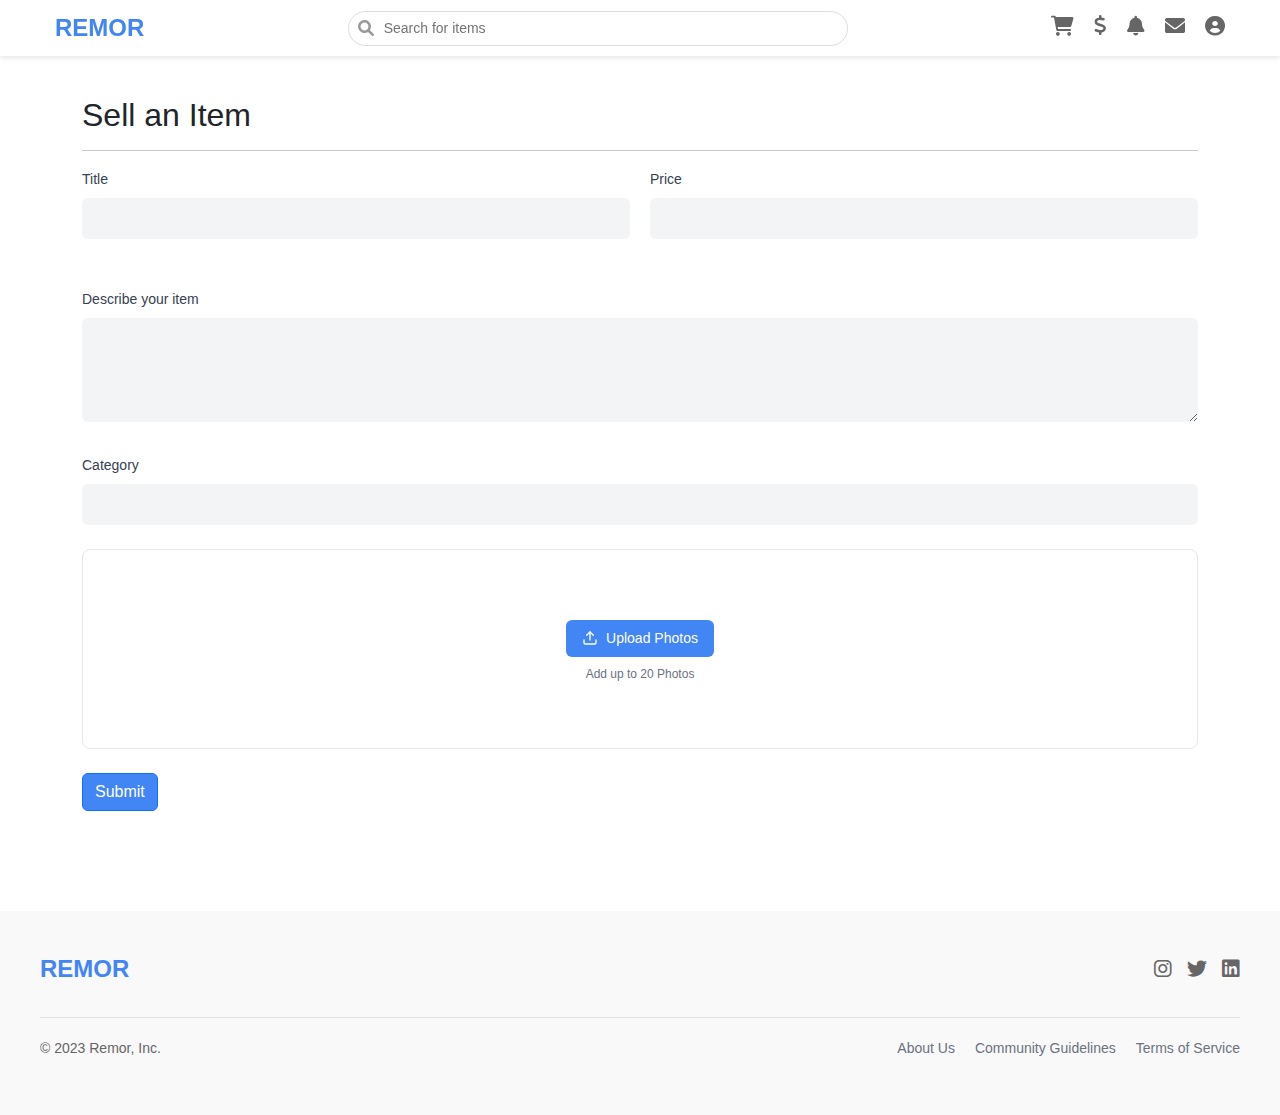
<file: SellItem.html>
<!DOCTYPE html>
<html lang="en">

<head>
  <meta charset="UTF-8">
  <meta name="viewport" content="width=device-width, initial-scale=1.0">
  <title>REMOR</title>
  <link rel="stylesheet" href="styles.css">
  <link rel="stylesheet" href="SellStyle.css">
  <link rel="stylesheet" href="https://cdnjs.cloudflare.com/ajax/libs/font-awesome/6.0.0-beta3/css/all.min.css">
  <link href="https://cdn.jsdelivr.net/npm/bootstrap@5.3.3/dist/css/bootstrap.min.css" rel="stylesheet"
    integrity="sha384-QWTKZyjpPEjISv5WaRU9OFeRpok6YctnYmDr5pNlyT2bRjXh0JMhjY6hW+ALEwIH" crossorigin="anonymous">
  <script src="https://cdn.jsdelivr.net/npm/bootstrap@5.3.3/dist/js/bootstrap.bundle.min.js"
    integrity="sha384-YvpcrYf0tY3lHB60NNkmXc5s9fDVZLESaAA55NDzOxhy9GkcIdslK1eN7N6jIeHz"
    crossorigin="anonymous"></script>
</head>

<body>
  <header>
    <div class="header-container">
      <div><a href="index.html" class="logo">REMOR</a></div>
      <div class="search-bar">
        <i class="fas fa-search"></i>
        <input type="text" placeholder="Search for items">
      </div>
      <div class="nav-icons">
        <a href="Cart.html"><i class="fas fa-shopping-cart"></i></a>
        <a href="SellItem.html"><i class="fas fa-dollar"></i></a>
        <a href="#"><i class="fas fa-bell"></i></a>
        <a href="chat.html"><i class="fas fa-envelope"></i></a>
        <a href="profile.html"><i class="fas fa-user-circle"></i></a>
      </div>
    </div>
  </header>

  <!-- Main Content -->
  <main class="main-content">
    <div class="container">
      <h2>Sell an Item</h2>
      <hr>
      <form id="sell-form" class="sell-form">
        <div class="form-row">
          <div class="form-group">
            <label for="title">Title</label>
            <input type="text" id="title" name="title" class="form-input" required>
          </div>

          <div class="form-group">
            <label for="price">Price</label>
            <input type="text" id="price" name="price" class="form-input" required>
          </div>
        </div>

        <div class="form-group">
          <label for="description">Describe your item</label>
          <textarea id="description" name="description" rows="4" class="form-input" required></textarea>
        </div>

        <div class="form-group">
          <label for="category">Category</label>
          <input type="text" id="category" name="category" class="form-input" required>
        </div>

        <div class="form-group">
          <div class="upload-area" id="upload-area">
            <div id="preview-container" class="preview-container"></div>
            <div class="upload-content">
              <button type="button" class="upload-btn" id="upload-btn">
                <svg xmlns="http://www.w3.org/2000/svg" width="16" height="16" viewBox="0 0 24 24" fill="none"
                  stroke="currentColor" stroke-width="2" stroke-linecap="round" stroke-linejoin="round">
                  <path d="M21 15v4a2 2 0 0 1-2 2H5a2 2 0 0 1-2-2v-4"></path>
                  <polyline points="17 8 12 3 7 8"></polyline>
                  <line x1="12" y1="3" x2="12" y2="15"></line>
                </svg>
                Upload Photos
              </button>
              <input type="file" id="file-input" multiple accept="image/*" class="file-input" />
            </div>
            <p class="upload-hint">Add up to 20 Photos</p>
          </div>
        </div>
        <div>
          <button class="btn btn-primary" style="background-color: #4285f4;">Submit</button>
        </div>
      </form>
    </div>
  </main>

  <!-- Footer -->
  <footer>
    <div class="footer-top">
      <div class="footer-logo">REMOR</div>
      <div class="social-icons">
        <i class="fab fa-instagram"></i>
        <i class="fab fa-twitter"></i>
        <i class="fab fa-linkedin"></i>
      </div>
    </div>
    <div class="footer-bottom">
      <p>© 2023 Remor, Inc.</p>
      <ul class="footer-links">
        <li><a href="#">About Us</a></li>
        <li><a href="#">Community Guidelines</a></li>
        <li><a href="#">Terms of Service</a></li>
      </ul>
    </div>
  </footer>

  <script src="script.js"></script>
</body>

</html>
</file>
<file: CartStyle.css>
/* Main content styles */


/* Cart items */
.cart-items {
  display: flex;
  flex-direction: column;
  gap: 16px;
}

.cart-item {
  display: flex;
  align-items: center;
  gap: 20px;
  padding: 20px;
  background: #fff;
  border: 1px solid #e5e7eb;
  border-radius: 8px;
}

.item-checkbox {
  width: 20px;
  height: 20px;
  cursor: pointer;
}

.item-image {
  width: 100px;
  height: 100px;
  background-color: #f3f4f6;
  border-radius: 4px;
  object-fit: cover;
}

.item-details {
  flex: 1;
}

.item-details h3 {
  font-size: 16px;
  font-weight: 500;
  margin-bottom: 8px;
}

.item-specs {
  display: flex;
  gap: 16px;
  color: #6b7280;
  font-size: 14px;
  margin-bottom: 8px;
}

.item-status {
  display: inline-block;
  padding: 2px 8px;
  border-radius: 4px;
  font-size: 12px;
  font-weight: 500;
  margin-bottom: 8px;
}

.very-good {
  background-color: #dcfce7;
  color: #166534;
}

.good {
  background-color: #dbeafe;
  color: #1e40af;
}

.poor {
  background-color: #fee2e2;
  color: #991b1b;
}

.like-new {
  background-color: #fef9c3;
  color: #854d0e;
}

.item-store {
  display: flex;
  align-items: center;
  gap: 4px;
  color: #6b7280;
  font-size: 12px;
}

.item-price {
  font-weight: 500;
  font-size: 16px;
  min-width: 100px;
}

.quantity-controls {
  display: flex;
  align-items: center;
  gap: 12px;
}

.quantity-btn {
  width: 24px;
  height: 24px;
  border: 1px solid #e5e7eb;
  border-radius: 4px;
  background: none;
  cursor: pointer;
  display: flex;
  align-items: center;
  justify-content: center;
  color: #6b7280;
  font-size: 16px;
  transition: all 0.2s;
}

.quantity-btn:hover {
  border-color: #4299e1;
  color: #4299e1;
}

.quantity {
  min-width: 20px;
  text-align: center;
}

/* Cart footer */
.cart-footer {
  margin-top: 32px;
  padding: 20px;
  background: #fff;
  border: 1px solid #e5e7eb;
  border-radius: 8px;
  display: flex;
  justify-content: space-between;
  align-items: center;
}

.cart-summary {
  display: flex;
  gap: 16px;
  font-size: 16px;
}

.items-count {
  color: #6b7280;
}

.total-price {
  font-weight: 500;
}

.checkout-btn {
  background-color: #4299e1;
  color: white;
  border: none;
  padding: 10px 24px;
  border-radius: 6px;
  font-size: 16px;
  font-weight: 500;
  cursor: pointer;
  transition: background-color 0.2s;
}

.checkout-btn:hover {
  background-color: #3182ce;
}


/* Responsive styles */
@media (max-width: 768px) {
  .search-container {
      display: none;
  }

  .header-icons {
      gap: 12px;
  }

  .cart-item {
      flex-wrap: wrap;
  }

  .item-image {
      width: 80px;
      height: 80px;
  }

  .item-price {
      min-width: auto;
  }

  .quantity-controls {
      margin-left: auto;
  }

  .footer-links {
      flex-direction: column;
  }

  .dot {
      display: none;
  }
}
</file>
<file: DetailProduct.css>
/* Main content styles */
.main-content {
  padding: 30px 0;
}

.product-detail {
  display: grid;
  grid-template-columns: 1fr 1fr;
  gap: 40px;
  margin-bottom: 60px;
}

/* Product Gallery */
.product-gallery {
  position: sticky;
  top: 80px;
}

.main-image {
  width: 100%;
  aspect-ratio: 1;
  border-radius: 8px;
  overflow: hidden;
  margin-bottom: 16px;
  background-color: #e5e7eb;
  display: flex;
  align-items: center;
  justify-content: center;
}

.image-placeholder {
  color: #6b7280;
  font-size: 16px;
  text-align: center;
}

.thumbnail-gallery {
  display: flex;
  gap: 12px;
}

.thumbnail {
  width: 70px;
  height: 70px;
  border-radius: 6px;
  overflow: hidden;
  border: 2px solid transparent;
  padding: 0;
  cursor: pointer;
  background: none;
  transition: all 0.2s ease;
}

.thumbnail.active {
  border-color: #4299e1;
}

.thumbnail:hover {
  opacity: 0.9;
}

.thumbnail-placeholder {
  width: 100%;
  height: 100%;
  background-color: #e5e7eb;
}

.thumbnail-placeholder img {
  width: 100%;
  height: 100%;
  object-fit: cover;
}

/* Product Info */
.product-title {
  font-size: 24px;
  font-weight: 600;
  margin-bottom: 12px;
  color: #111827;
}

.product-description {
  color: #6b7280;
  margin-bottom: 24px;
  font-size: 15px;
  line-height: 1.6;
}

.product-details {
  margin-bottom: 24px;
}

.detail-row {
  display: flex;
  padding: 8px 0;
  border-bottom: 1px solid #e5e7eb;
}

.detail-row:last-child {
  border-bottom: none;
}

.detail-label {
  width: 100px;
  color: #6b7280;
}

.detail-value {
  color: #111827;
  font-weight: 500;
}

.product-price {
  font-size: 24px;
  font-weight: 600;
  margin: 24px 0;
  color: #111827;
}

.action-buttons {
  display: flex;
  gap: 12px;
  margin-bottom: 24px;
}

.btn {
  padding: 10px 16px;
  border-radius: 6px;
  font-size: 14px;
  font-weight: 500;
  cursor: pointer;
  display: flex;
  align-items: center;
  justify-content: center;
  gap: 8px;
  transition: all 0.2s;
  flex: 1;
}

.btn-primary {
  background-color: #4299e1;
  color: white;
  border: none;
}

.btn-primary:hover {
  background-color: #3182ce;
}

.btn-outline {
  border: 1px solid #4299e1;
  color: #4299e1;
  background: none;
}

.btn-outline:hover {
  background-color: rgba(66, 153, 225, 0.05);
}

.chat-btn {
  flex: 0.8;
}

/* Seller Info */
.seller-info {
  padding: 20px;
  border: 1px solid #e5e7eb;
  border-radius: 8px;
}

.seller-profile {
  display: flex;
  align-items: center;
  gap: 12px;
  margin-bottom: 16px;
}

.seller-avatar {
  width: 40px;
  height: 40px;
  border-radius: 50%;
  overflow: hidden;
}

.avatar-placeholder {
  width: 100%;
  height: 100%;
  background-color: #e5e7eb;
  border-radius: 50%;
  background-color: #ef4444;
}

.seller-details {
  flex: 1;
  display: flex;
  justify-content: space-between;
  align-items: center;
}

.seller-name-container {
  display: flex;
  align-items: center;
  gap: 8px;
}

.seller-name {
  font-weight: 500;
  color: #111827;
}

.seller-rating {
  color: #6b7280;
  font-size: 14px;
}

.follow-btn {
  background: none;
  border-color:#4299e1;
  color: #4299e1;
  font-size: 14px;
  cursor: pointer;
  padding: 8px 8px;
  border-radius: 4px;
  transition: background-color 0.2s;
}

.follow-btn:hover {
  background-color: rgba(66, 153, 225, 0.05);
}

.seller-meta {
  display: flex;
  flex-direction: column;
  gap: 8px;
}

.seller-location, .last-seen {
  display: flex;
  align-items: center;
  gap: 8px;
  color: #6b7280;
  font-size: 14px;
}

/* Similar Items */
.similar-items {
  margin-top: 60px;
}





.dot {
  margin: 0 4px;
}

/* Responsive styles */
@media (max-width: 1024px) {
  .product-detail {
      grid-template-columns: 1fr;
      gap: 30px;
  }

  .product-gallery {
      position: static;
  }

  .products-grid {
      grid-template-columns: repeat(3, 1fr);
  }
}

@media (max-width: 768px) {
  .search-container {
      display: none;
  }

  .header-icons {
      gap: 16px;
  }

  .products-grid {
      grid-template-columns: repeat(2, 1fr);
  }

  .action-buttons {
      flex-wrap: wrap;
  }

  .btn {
      flex: 1 0 calc(50% - 6px);
  }

  .chat-btn {
      flex: 1 0 100%;
      margin-top: 8px;
  }
}

@media (max-width: 480px) {
  .products-grid {
      grid-template-columns: 1fr;
  }

  .thumbnail {
      width: 60px;
      height: 60px;
  }

  .footer-links {
      flex-direction: column;
      gap: 8px;
  }

  .dot {
      display: none;
  }

  .action-buttons {
      flex-direction: column;
  }

  .btn {
      flex: 1 0 100%;
  }
}
</file>
<file: OrderStyle.css>
/* Main content styles */
.main-content {
  padding: 40px 0;
  min-height: calc(100vh - 160px);
}

.order-layout {
  display: grid;
  grid-template-columns: 1fr 400px;
  gap: 32px;
}

h1 {
  font-size: 24px;
  font-weight: 600;
  margin-bottom: 32px;
  color: #111827;
}

/* Order sections */
.order-section {
  background: #fff;
  border: 1px solid #e5e7eb;
  border-radius: 8px;
  padding: 20px;
  margin-bottom: 24px;
}

.section-header {
  margin-bottom: 16px;
}

h2 {
  font-size: 16px;
  font-weight: 600;
  color: #111827;
}

/* Address styles */
.address-content {
  display: flex;
  justify-content: space-between;
  align-items: flex-start;
}

.address-type {
  display: flex;
  align-items: center;
  gap: 8px;
  font-weight: 500;
  margin-bottom: 8px;
}

.address-text {
  color: #6b7280;
  font-size: 14px;
}

.edit-btn {
  background: none;
  border: none;
  color: #4299e1;
  font-size: 14px;
  cursor: pointer;
  padding: 4px 8px;
  border-radius: 4px;
}

.edit-btn:hover {
  background-color: #ebf5ff;
}

/* Order item styles */
.order-item {
  display: flex;
  gap: 20px;
  align-items: center;
}

.item-image {
  width: 80px;
  height: 80px;
  background-color: #f3f4f6;
  border-radius: 4px;
}

.item-details {
  flex: 1;
}

.item-details h3 {
  font-size: 16px;
  font-weight: 500;
  margin-bottom: 8px;
}

.item-specs {
  display: flex;
  flex-wrap: wrap;
  gap: 16px;
  color: #6b7280;
  font-size: 14px;
}

.item-price {
  font-weight: 500;
  font-size: 16px;
}

/* Sidebar styles */
.sidebar-section {
  background: #fff;
  border: 1px solid #e5e7eb;
  border-radius: 8px;
  padding: 20px;
  margin-bottom: 24px;
}

.payment-options {
  display: flex;
  flex-direction: column;
  gap: 16px;
  margin-top: 16px;
}

.payment-option {
  display: flex;
  align-items: center;
  gap: 12px;
  padding: 12px;
  border: 1px solid #e5e7eb;
  border-radius: 6px;
  cursor: pointer;
  transition: all 0.2s;
}

.payment-option:hover {
  border-color: #4299e1;
}

.payment-option input[type="radio"] {
  width: 16px;
  height: 16px;
  accent-color: #4299e1;
}

.bank-logo {
  width: 40px;
  height: 20px;
  object-fit: contain;
}

/* Summary styles */
.summary-items {
  margin-top: 16px;
}

.summary-item {
  display: flex;
  justify-content: space-between;
  margin-bottom: 12px;
  font-size: 14px;
}

.carbon-offset {
  display: flex;
  align-items: center;
  gap: 8px;
  cursor: pointer;
}

.carbon-offset input[type="checkbox"] {
  width: 16px;
  height: 16px;
  accent-color: #4299e1;
}

.summary-total {
  display: flex;
  justify-content: space-between;
  margin-top: 16px;
  padding-top: 16px;
  border-top: 1px solid #e5e7eb;
  font-weight: 500;
}

.place-order-btn {
  width: 100%;
  background-color: #4299e1;
  color: white;
  border: none;
  padding: 12px;
  border-radius: 6px;
  font-size: 16px;
  font-weight: 500;
  cursor: pointer;
  margin-top: 20px;
  transition: background-color 0.2s;
}

.place-order-btn:hover {
  background-color: #3182ce;
}

/* Footer styles */
.footer {
  background-color: #fff;
  border-top: 1px solid #e5e7eb;
  padding: 30px 0;
}

.footer-content {
  display: flex;
  flex-direction: column;
  align-items: center;
  gap: 16px;
  margin-bottom: 16px;
}

.social-links {
  display: flex;
  gap: 16px;
}

.social-link {
  color: #6b7280;
  transition: color 0.2s;
}

.social-link:hover {
  color: #4299e1;
}

.footer-links {
  text-align: center;
  font-size: 14px;
  color: #6b7280;
  display: flex;
  justify-content: center;
  align-items: center;
  flex-wrap: wrap;
  gap: 8px;
}

.footer-links a {
  color: #6b7280;
  text-decoration: none;
  transition: color 0.2s;
}

.footer-links a:hover {
  color: #4299e1;
}

.dot {
  margin: 0 8px;
}

/* Responsive styles */
@media (max-width: 1024px) {
  .order-layout {
      grid-template-columns: 1fr;
  }

  .order-sidebar {
      max-width: 600px;
      margin: 0 auto;
  }
}

@media (max-width: 768px) {
  .search-container {
      display: none;
  }

  .header-icons {
      gap: 12px;
  }

  .order-item {
      flex-wrap: wrap;
  }

  .item-price {
      width: 100%;
      text-align: right;
  }

  .footer-links {
      flex-direction: column;
  }

  .dot {
      display: none;
  }
}
</file>
<file: SellStyle.css>
/* SELL */

/* Main content styles */

.sell-form {
  max-width: 100%;
}

.form-row {
  display: flex;
  gap: 20px;
  margin-bottom: 24px;
}

.form-row .form-group {
  flex: 1;
}

.form-group {
  margin-bottom: 24px;
}

label {
  display: block;
  font-size: 14px;
  font-weight: 500;
  margin-bottom: 8px;
  color: #374151;
}



.form-input {
  width: 100%;
  padding: 10px 12px;
  border: none;
  border-radius: 6px;
  font-size: 14px;
  background-color: #f3f4f6;
  transition: background-color 0.2s;
}

.form-input:focus {
  outline: none;
  background-color: #e5e7eb;
}

textarea.form-input {
  resize: vertical;
  min-height: 100px;
}

.upload-area {
  border: 1px solid #e5e7eb;
  border-radius: 8px;
  padding: 20px;
  text-align: center;
  transition: border-color 0.2s;
  min-height: 200px;
  display: flex;
  flex-direction: column;
  justify-content: center;
  align-items: center;
}

.upload-area.dragover {
  border-color: #4299e1;
  background-color: rgba(66, 153, 225, 0.05);
}

.upload-content {
  display: flex;
  flex-direction: column;
  align-items: center;
  gap: 16px;
}

.upload-btn {
  background-color: #4285f4;
  color: white;
  border: none;
  padding: 8px 16px;
  border-radius: 6px;
  font-size: 14px;
  font-weight: 500;
  cursor: pointer;
  transition: background-color 0.2s;
  display: flex;
  align-items: center;
  gap: 8px;
}

.upload-btn:hover {
  background-color: #3182ce;
}

.file-input {
  display: none;
}

.upload-hint {
  margin-top: 8px;
  font-size: 12px;
  color: #6b7280;
}

.preview-container {
  display: grid;
  grid-template-columns: repeat(auto-fill, minmax(100px, 1fr));
  gap: 16px;
  margin-bottom: 20px;
  width: 100%;
}

.preview-item {
  position: relative;
  aspect-ratio: 1;
  border-radius: 6px;
  overflow: hidden;
}

.preview-item img {
  width: 100%;
  height: 100%;
  object-fit: cover;
}

.preview-item .remove-btn {
  position: absolute;
  top: 4px;
  right: 4px;
  background: rgba(0, 0, 0, 0.5);
  color: white;
  border: none;
  width: 20px;
  height: 20px;
  border-radius: 50%;
  cursor: pointer;
  display: flex;
  align-items: center;
  justify-content: center;
  font-size: 14px;
}

/* Footer styles */
.footer {
  background-color: #fff;
  border-top: 1px solid #e5e7eb;
  padding: 30px 0;
}

.footer-content {
  display: flex;
  flex-direction: column;
  align-items: center;
  gap: 16px;
  margin-bottom: 16px;
}

.social-links {
  display: flex;
  gap: 16px;
}

.social-link {
  color: #6b7280;
  transition: color 0.2s;
}

.social-link:hover {
  color: #4299e1;
}

.footer-links {
  text-align: center;
  font-size: 14px;
  color: #6b7280;
  display: flex;
  justify-content: center;
  align-items: center;
  flex-wrap: wrap;
}

.footer-links a {
  color: #6b7280;
  text-decoration: none;
  transition: color 0.2s;
}

.footer-links a:hover {
  color: #4299e1;
}

.dot {
  margin: 0 8px;
}

/* Responsive styles */
@media (max-width: 768px) {
  .search-container {
      display: none;
  }

  .header-icons {
      gap: 12px;
  }

  .form-row {
      flex-direction: column;
      gap: 24px;
  }

  .upload-area {
      padding: 16px;
  }

  .preview-container {
      grid-template-columns: repeat(auto-fill, minmax(80px, 1fr));
      gap: 8px;
  }

  .footer-links {
      flex-direction: column;
      gap: 8px;
  }

  .dot {
      display: none;
  }
}
</file>
<file: styles.css>
/* Reset and base styles */
* {
  margin: 0;
  padding: 0;
  box-sizing: border-box;
  font-family: Arial, sans-serif;
}

body {
  color: #333;
  line-height: 1.6;
}

a {
  text-decoration: none;
  color: inherit;
}

/* Header styles */
header {
  background-color: #fff;
  box-shadow: 0 2px 5px rgba(0, 0, 0, 0.1);
  padding: 10px 0;
  position: sticky;
  top: 0;
  z-index: 100;
}

.header-container {
  max-width: 1200px;
  margin: 0 auto;
  display: flex;
  align-items: center;
  justify-content: space-between;
  padding: 0 15px;
}

.logo {
  color: #4285f4;
  font-size: 24px;
  font-weight: bold;
  text-decoration: none;
}

.search-bar {
  flex-grow: 1;
  margin: 0 30px;
  position: relative;
  max-width: 500px;
}

.search-bar input {
  width: 100%;
  padding: 6px 15px 6px 35px;
  border: 1px solid #ddd;
  border-radius: 20px;
  outline: none;
  font-size: 14px;
}

.search-bar i {
  position: absolute;
  left: 10px;
  top: 50%;
  transform: translateY(-50%);
  color: #999;
}

.nav-icons {
  display: flex;
  gap: 20px;
}

.nav-icons i {
  font-size: 20px;
  color: #666;
  cursor: pointer;
}

/* Main content styles */
main {
  max-width: 1200px;
  margin: 0 auto;
  padding: 20px;
}

.main-content {
  padding: 40px 0;
  min-height: calc(100vh - 160px);
}

h1 {
  font-size: 20px;
  font-weight: 600;
  margin-bottom: 32px;
  color: #111827;
}

/* Hero section */
.hero {
  display: flex;
  justify-content: space-between;
  align-items: center;
  margin-bottom: 30px;
}

.hero-content {
  flex: 1;
}

.hero-content h1 {
  color: #4285f4;
  font-size: 32px;
  margin-bottom: 10px;
}

.hero-buttons {
  display: flex;
  gap: 15px;
  margin-top: 20px;
}

.btn {
  padding: 10px 20px;
  border: none;
  border-radius: 5px;
  cursor: pointer;
  font-weight: bold;
}

.primary {
  background-color: #4285f4;
  color: white;
}

.secondary {
  background-color: #f1f1f1;
  color: #4285f4;
}

/* Hero Carousel */
.carousel {
  height: 300px;
  width: 100%;
}

.hero-carousel {
  flex: 1;
  position: relative;
  overflow: hidden;
  border-radius: 10px;
  box-shadow: 0 4px 6px rgba(0, 0, 0, 0.1);
}

.carousel-container {
  width: 100%;
  height: 300px;
  position: relative;
}

.carousel-slide {
  position: absolute;
  top: 0;
  left: 0;
  width: 100%;
  height: 100%;
  opacity: 0;
  transition: opacity 0.5s ease;
  pointer-events: none;
}

.carousel-slide.active {
  opacity: 1;
  pointer-events: auto;
}

.main-image {
  width: 100%;
  height: 100%;
  object-fit: cover;
  border-radius: 10px;
}

.carousel-controls {
  position: absolute;
  top: 50%;
  width: 100%;
  display: flex;
  justify-content: space-between;
  transform: translateY(-50%);
  z-index: 10;
}

.carousel-prev,
.carousel-next {
  background-color: rgba(255, 255, 255, 0.7);
  border: none;
  border-radius: 50%;
  width: 40px;
  height: 40px;
  display: flex;
  align-items: center;
  justify-content: center;
  cursor: pointer;
  transition: background-color 0.3s;
}

.carousel-prev {
  margin-left: -20px;
}

.carousel-next {
  margin-right: -20px;
}

.carousel-prev:hover,
.carousel-next:hover {
  background-color: rgba(255, 255, 255, 0.9);
}

/* Category circles */
.category-circles {
  display: flex;
  justify-content: space-between;
  margin: 40px 0;
}

.circle {
  width: 80px;
  height: 80px;
  border-radius: 50%;
  object-fit: cover;
  cursor: pointer;
  border: 2px solid #b4e2ff62;
}

/* Daily discover section */
.daily-discover {
  margin-top: 70px;
  text-align: center;
  /* border: 1px solid #e0e0e0; */
  /* padding: 15px; */
  border-radius: 5px;
}

.daily-discover h2 {
  color: #4285f4;
  font-size: 4vh;
}

/* Section headers */
section h2 {
  color: #4285f4;
  margin-bottom: 20px;
  font-size: 24px;
}

/* Others section */
.others {
  margin: 40px 0;
}

/* .product-grid {
  display: grid;
  grid-template-columns: repeat(4, 1fr);
  gap: 20px;
} */

/* Product card styles */
.product-card {
  box-shadow: 0 2px 5px rgba(0, 0, 0, 0.1);
  transition: transform 0.3s ease, box-shadow 0.3s ease;
}

.product-card:hover {
  transform: translateY(-3px);
  box-shadow: 0 5px 15px rgba(0, 0, 0, 0.2);
}

.product-image {
  width: 100%;
  height: 200px;
  object-fit: cover;
}

.product-info {
  line-height: 0.5;
  font-size: 14px;
}

.price {
  font-weight: bold;
  color: #4285f4;
}

.details,
.location {
  font-size: 14px;
  color: #666;
}

/* Promo section */
.promo {
  margin: 40px 0;
}

.promo-grid {
  display: grid;
  grid-template-columns: repeat(3, 1fr);
  gap: 20px;
}

.promo-card {
  position: relative;
  border-radius: 7px;
  overflow: hidden;
}

.promo-image {
  width: 100%;
  height: 300px;
  object-fit: cover;
  border-radius: 7px;
}

.promo-tag {
  position: absolute;
  bottom: 20px;
  margin-bottom: 14px;
  left: 13px;
  background-color: rgba(255, 255, 255, 0.815);
  padding: 5px;
  border-radius: 5px;
  font-weight: bold;
  color: #373737;
}

/* Fashion section */
.fashion {
  margin: 40px 0;
}

.subtitle {
  color: #666;
  margin-bottom: 20px;
}

.fashion-grid {
  display: grid;
  /* grid-template-columns: repeat(4, 1fr); */
  /* gap: 20px; */
}

/* Fashion card styles */
.fashion-card {
  display: block;
  transition: transform 0.3s ease;
}

.fashion-card:hover {
  transform: translateY(-5px);
}

.fashion-image {
  width: 100%;
  height: 200px;
  object-fit: cover;
  border-radius: 10px;
  margin-bottom: 10px;
  transition: box-shadow 0.3s ease;
  border: 2px solid rgba(174, 191, 236, 0.365);
}

.fashion-card:hover .fashion-image {
  box-shadow: 0 5px 15px rgba(0, 0, 0, 0.2);
}

.fashion-card h3 {
  font-size: 16px;
  margin-bottom: 5px;
  color: #333;
}

.date {
  font-size: 14px;
  color: #666;
}

/* Footer styles */
footer {
  background-color: #f9f9f9;
  padding: 40px 20px;
  margin-top: 60px;
}

.footer-top {
  max-width: 1200px;
  margin: 0 auto;
  display: flex;
  justify-content: space-between;
  align-items: center;
  margin-bottom: 30px;
}

.footer-logo {
  color: #4285f4;
  font-size: 24px;
  font-weight: bold;
}

.social-icons {
  display: flex;
  gap: 15px;
}

.social-icons i {
  font-size: 20px;
  color: #666;
}

.footer-bottom {
  max-width: 1200px;
  margin: 0 auto;
  display: flex;
  justify-content: space-between;
  align-items: center;
  padding-top: 20px;
  border-top: 1px solid #e0e0e0;
  font-size: 14px;
  color: #666;
}

.footer-links {
  display: flex;
  list-style: none;
  gap: 20px;
}

.footer-links a {
  color: #666;
  text-decoration: none;
}

.footer-links a:hover {
  color: #4285f4;
}

/* Responsive styles */
/* @media (max-width: 1200px) {
  .product-grid,
  .fashion-grid {
    grid-template-columns: repeat(3, 1fr);
  }
} */

@media (max-width: 992px) {
  /* .product-grid,
  .fashion-grid {
    grid-template-columns: repeat(2, 1fr);
  } */

  .promo-grid {
    grid-template-columns: repeat(2, 1fr);
  }
}

@media (max-width: 768px) {
  .hero {
    flex-direction: column;
  }

  .hero-content {
    margin-bottom: 30px;
  }

  .category-circles {
    display: grid;
    grid-template-columns: repeat(3, 1fr);
    gap: 20px;
    justify-items: center;
  }

}

@media (max-width: 576px) {
  .product-grid,
  .fashion-grid,
  .promo-grid {
    grid-template-columns: 1fr;
  }

  .main-image {
    width: 100%;
    height: 200px;
  }

  .footer-bottom {
    flex-direction: column;
    gap: 15px;
  }
}
</file>
